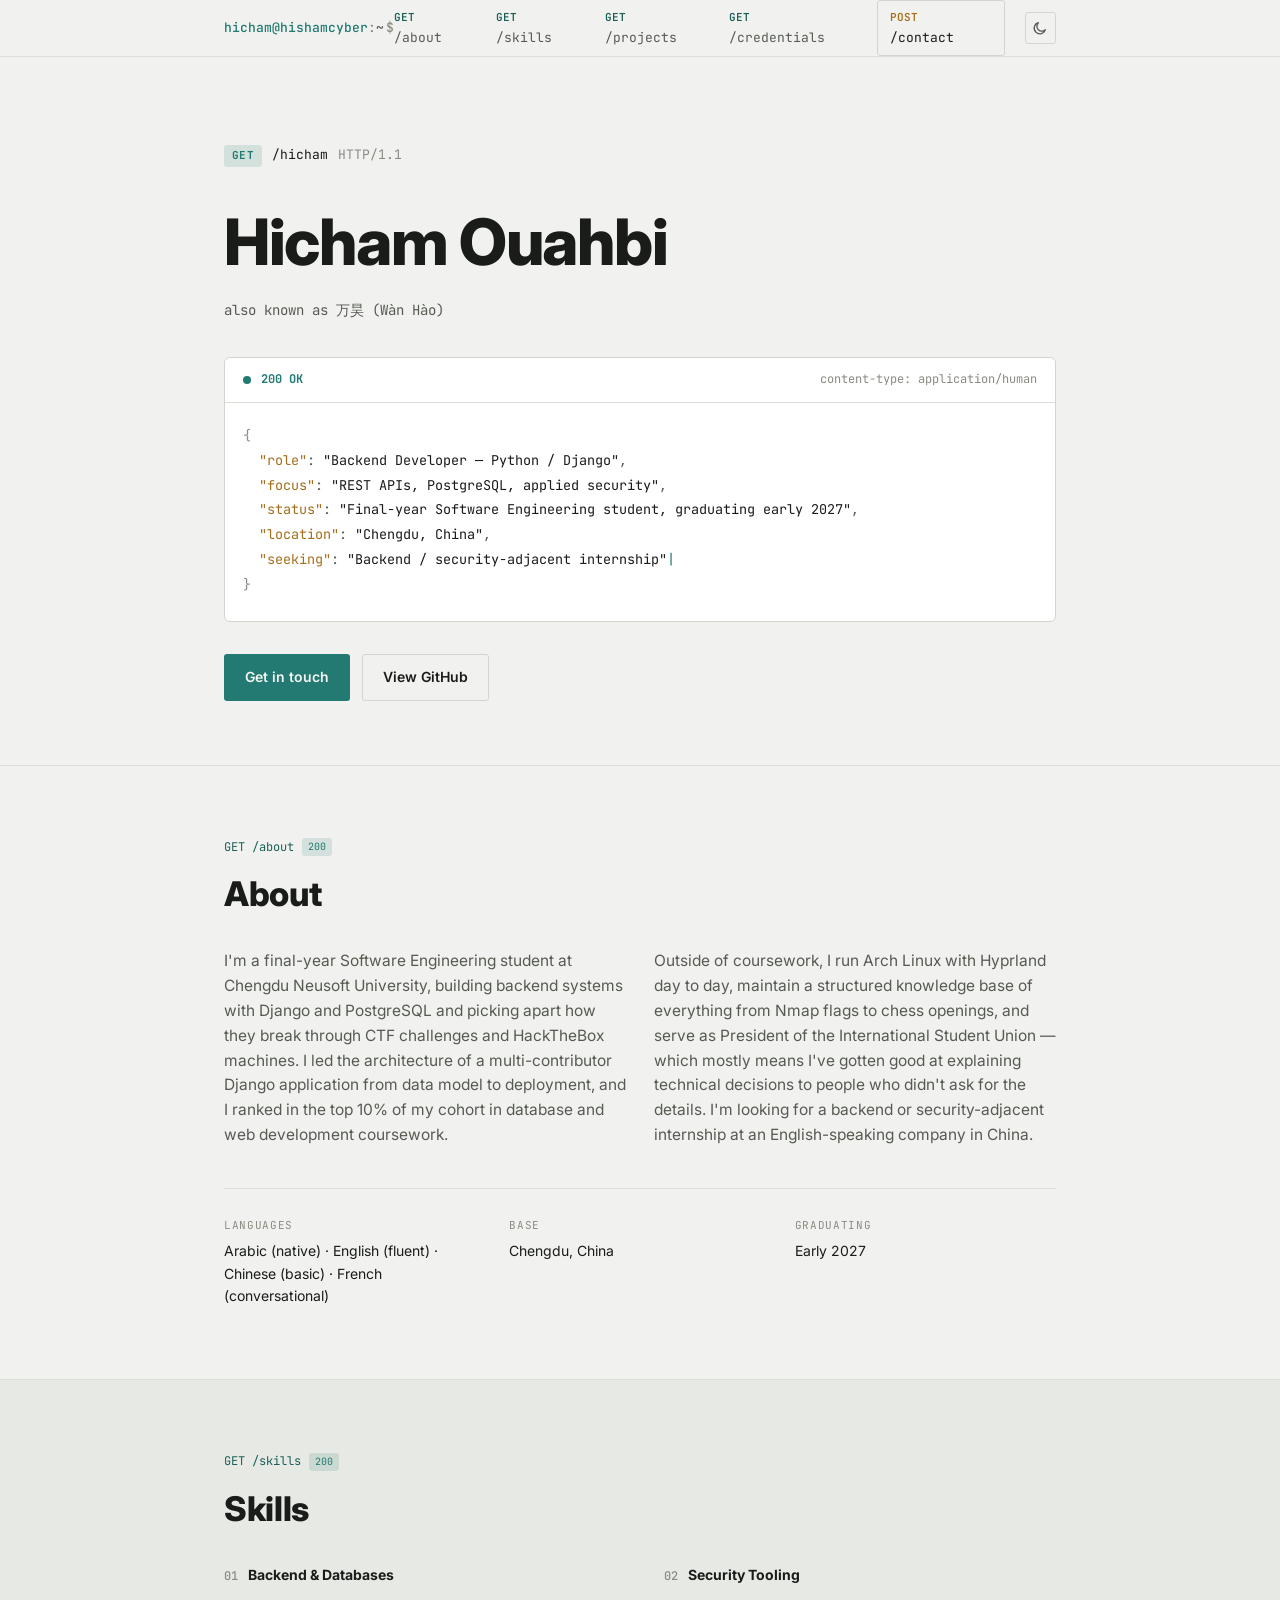
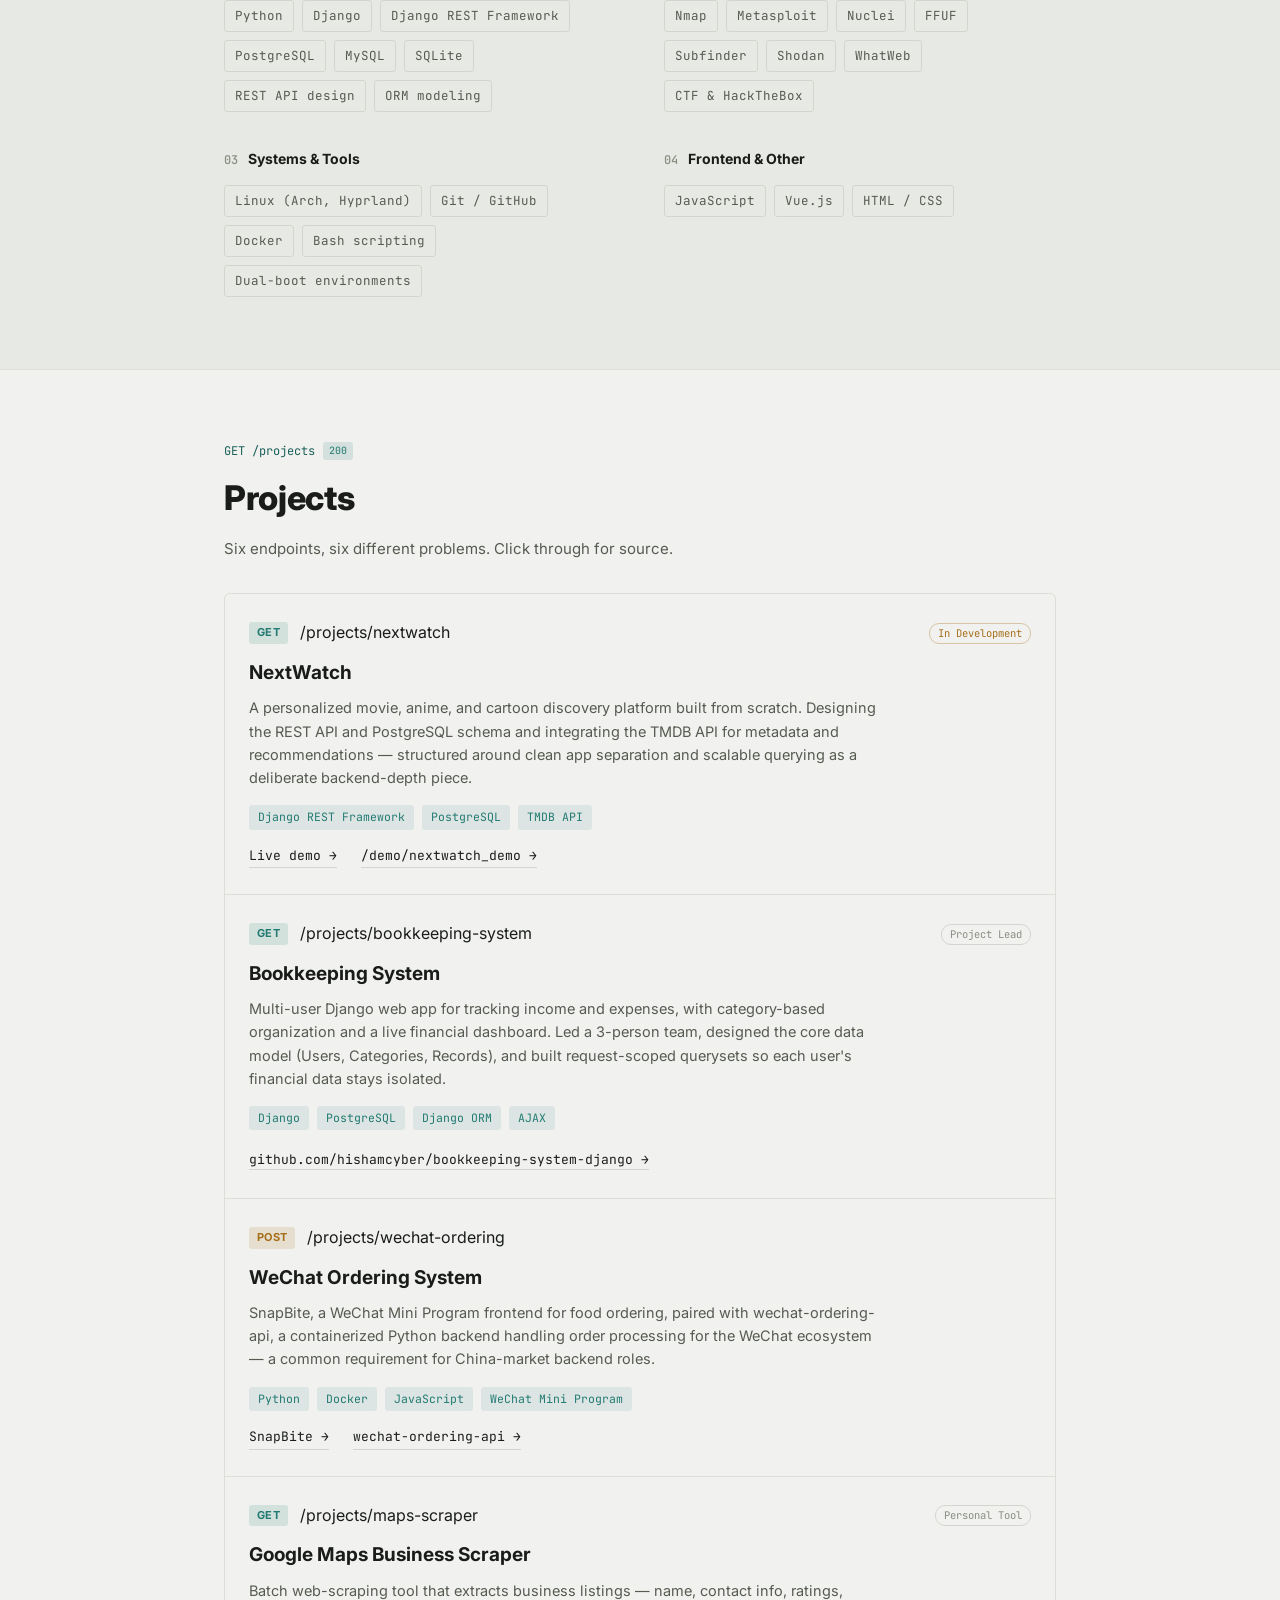
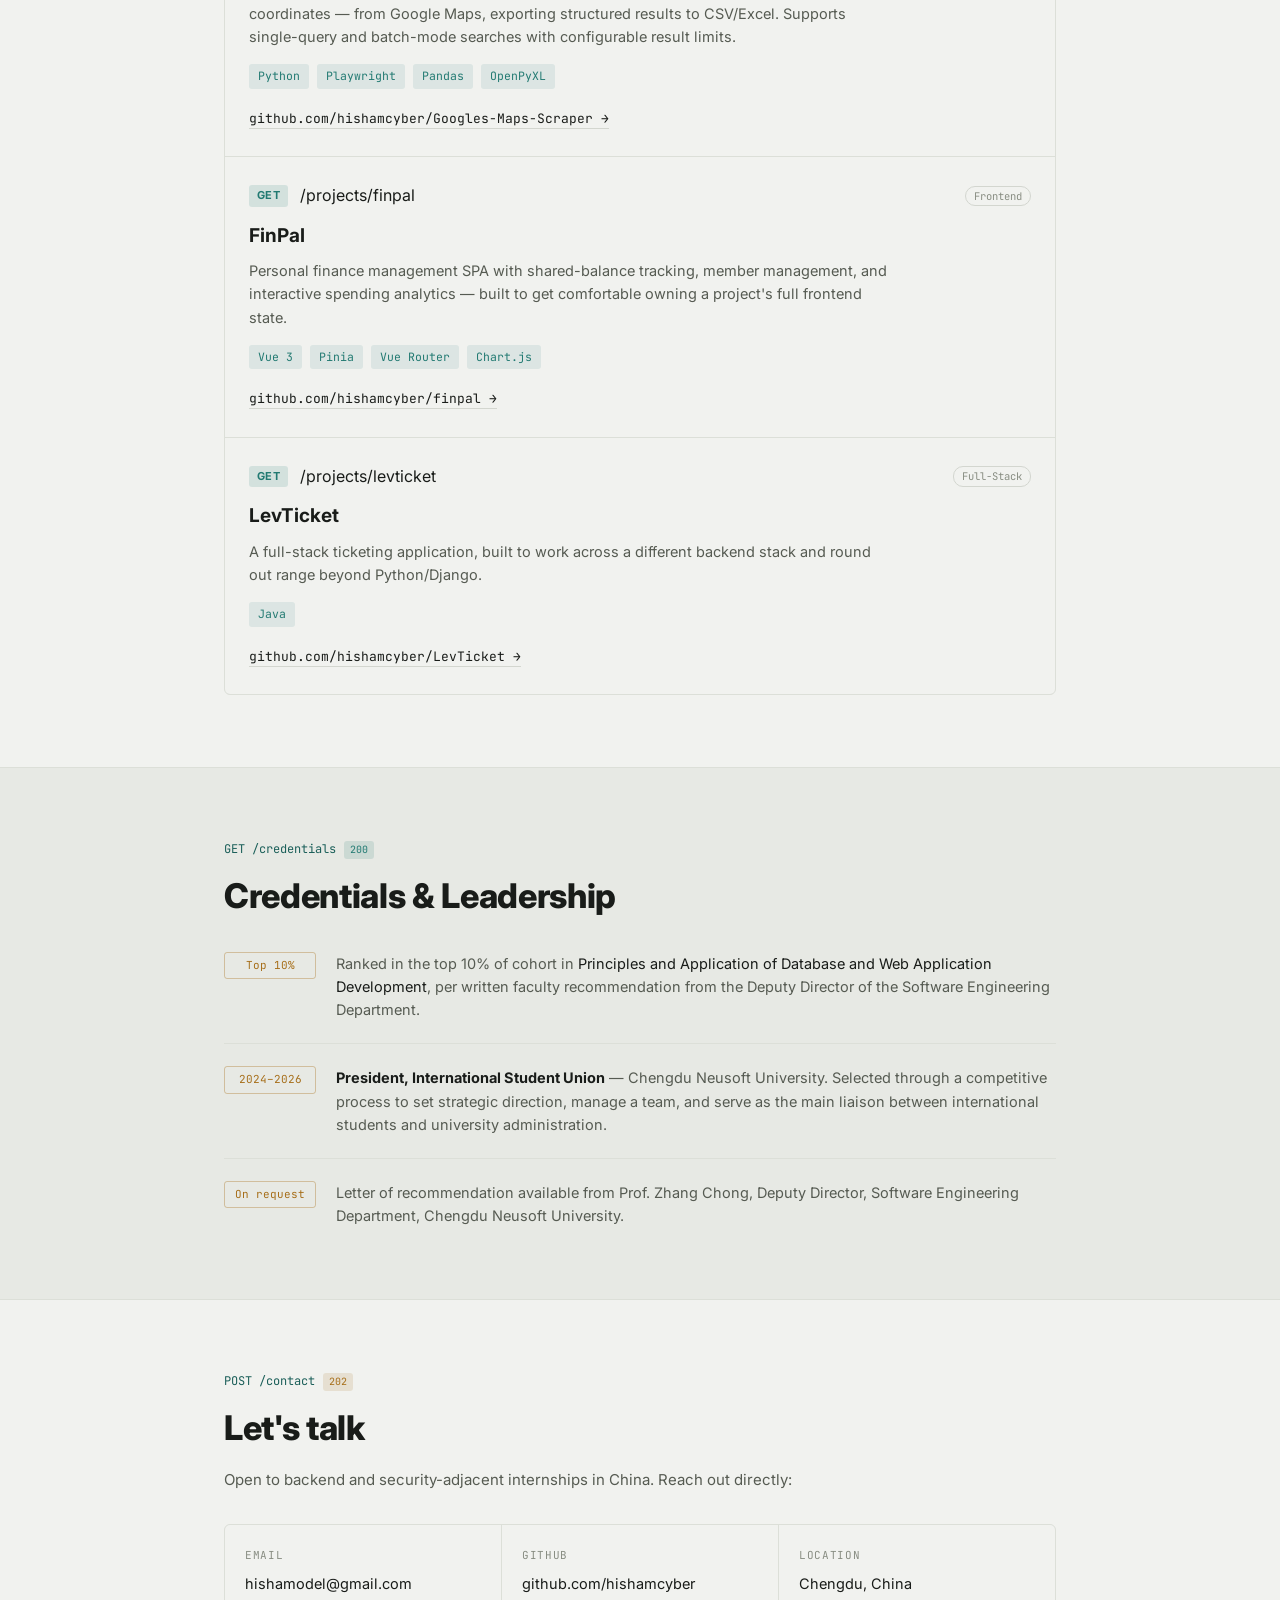
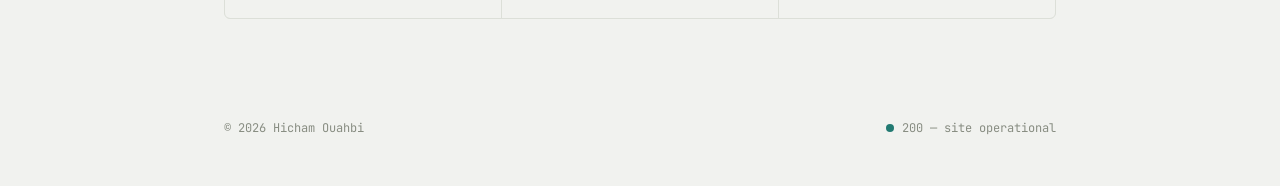
<file: index.html>
<!DOCTYPE html>
<html lang="en">
<head>
<meta charset="UTF-8">
<meta name="viewport" content="width=device-width, initial-scale=1.0">
<title>Hicham Ouahbi — Backend Developer & Security Enthusiast</title>
<meta name="description" content="Portfolio of Hicham Ouahbi, backend Python/Django developer and cybersecurity enthusiast based in Chengdu, China.">
<link rel="icon" href="data:,">
<link rel="preconnect" href="https://fonts.googleapis.com">
<link rel="preconnect" href="https://fonts.gstatic.com" crossorigin>
<link href="https://fonts.googleapis.com/css2?family=JetBrains+Mono:wght@400;500;600;700&family=Inter:wght@400;500;600;700;800&display=swap" rel="stylesheet">
<link rel="stylesheet" href="style.css">
<script>
  // Set theme before first paint to avoid a flash of the wrong mode
  (function () {
    var saved = localStorage.getItem('theme');
    var theme = saved || (window.matchMedia('(prefers-color-scheme: light)').matches ? 'light' : 'dark');
    document.documentElement.setAttribute('data-theme', theme);
  })();
</script>
</head>
<body>

<!-- ===== NAV ===== -->
<header class="topbar">
  <div class="wrap topbar__inner">
    <a href="#top" class="path">
      <span class="path__user">hicham@hishamcyber</span><span class="path__sep">:</span><span class="path__tilde">~</span><span class="path__dollar">$</span>
    </a>
    <div class="topbar__group">
      <nav class="navlinks" id="navLinks">
        <a href="#about"><span class="route-verb">GET</span> /about</a>
        <a href="#skills"><span class="route-verb">GET</span> /skills</a>
        <a href="#projects"><span class="route-verb">GET</span> /projects</a>
        <a href="#credentials"><span class="route-verb">GET</span> /credentials</a>
        <a href="#contact" class="navlinks__cta"><span class="route-verb route-verb--post">POST</span> /contact</a>
      </nav>
      <button class="theme-toggle" id="themeToggle" aria-label="Switch between dark and light mode">
        <svg class="icon icon--sun" width="16" height="16" viewBox="0 0 24 24" fill="none" stroke="currentColor" stroke-width="2" stroke-linecap="round" stroke-linejoin="round">
          <circle cx="12" cy="12" r="4"></circle>
          <line x1="12" y1="2" x2="12" y2="4.5"></line>
          <line x1="12" y1="19.5" x2="12" y2="22"></line>
          <line x1="4.22" y1="4.22" x2="5.94" y2="5.94"></line>
          <line x1="18.06" y1="18.06" x2="19.78" y2="19.78"></line>
          <line x1="2" y1="12" x2="4.5" y2="12"></line>
          <line x1="19.5" y1="12" x2="22" y2="12"></line>
          <line x1="4.22" y1="19.78" x2="5.94" y2="18.06"></line>
          <line x1="18.06" y1="5.94" x2="19.78" y2="4.22"></line>
        </svg>
        <svg class="icon icon--moon" width="16" height="16" viewBox="0 0 24 24" fill="none" stroke="currentColor" stroke-width="2" stroke-linecap="round" stroke-linejoin="round">
          <path d="M20 14.5A8.5 8.5 0 1 1 9.5 4a6.5 6.5 0 0 0 10.5 10.5Z"></path>
        </svg>
      </button>
      <button class="menu-toggle" id="menuToggle" aria-label="Toggle navigation" aria-expanded="false">
        <span></span><span></span><span></span>
      </button>
    </div>
  </div>
</header>

<main id="top">

  <!-- ===== HERO ===== -->
  <section class="hero">
    <div class="wrap">
      <div class="request-line">
        <span class="method method--get">GET</span>
        <span class="route">/hicham</span>
        <span class="proto">HTTP/1.1</span>
      </div>

      <h1 class="hero__name">Hicham Ouahbi</h1>
      <p class="hero__handle">also known as 万昊 (Wàn Hào)</p>

      <div class="response">
        <div class="response__status">
          <span class="dot dot--ok"></span>
          <span class="status-code">200 OK</span>
          <span class="response__meta">content-type: application/human</span>
        </div>
        <pre class="response__body"><span class="tok-brace">{</span>
  <span class="tok-key">"role"</span>: <span class="tok-str">"Backend Developer — Python / Django"</span>,
  <span class="tok-key">"focus"</span>: <span class="tok-str">"REST APIs, PostgreSQL, applied security"</span>,
  <span class="tok-key">"status"</span>: <span class="tok-str">"Final-year Software Engineering student, graduating early 2027"</span>,
  <span class="tok-key">"location"</span>: <span class="tok-str">"Chengdu, China"</span>,
  <span class="tok-key">"seeking"</span>: <span class="tok-str">"Backend / security-adjacent internship"</span><span class="cursor">|</span>
<span class="tok-brace">}</span></pre>
      </div>

      <div class="hero__actions">
        <a class="btn btn--primary" href="mailto:hishamodel@gmail.com">Get in touch</a>
        <a class="btn btn--ghost" href="https://github.com/hishamcyber" target="_blank" rel="noopener">View GitHub</a>
      </div>
    </div>
  </section>

  <!-- ===== ABOUT ===== -->
  <section class="section" id="about">
    <div class="wrap">
      <p class="section__route">GET /about <span class="status-chip">200</span></p>
      <h2 class="section__title">About</h2>
      <div class="about__grid">
        <p class="about__text">
          I'm a final-year Software Engineering student at Chengdu Neusoft University, building backend systems
          with Django and PostgreSQL and picking apart how they break through CTF challenges and HackTheBox machines.
          I led the architecture of a multi-contributor Django application from data model to deployment, and I ranked
          in the top 10% of my cohort in database and web development coursework.
        </p>
        <p class="about__text">
          Outside of coursework, I run Arch Linux with Hyprland day to day, maintain a structured knowledge base of
          everything from Nmap flags to chess openings, and serve as President of the International Student Union —
          which mostly means I've gotten good at explaining technical decisions to people who didn't ask for the details.
          I'm looking for a backend or security-adjacent internship at an English-speaking company in China.
        </p>
      </div>
      <dl class="factrow">
        <div><dt>Languages</dt><dd>Arabic (native) · English (fluent) · Chinese (basic) · French (conversational)</dd></div>
        <div><dt>Base</dt><dd>Chengdu, China</dd></div>
        <div><dt>Graduating</dt><dd>Early 2027</dd></div>
      </dl>
    </div>
  </section>

  <!-- ===== SKILLS ===== -->
  <section class="section section--alt" id="skills">
    <div class="wrap">
      <p class="section__route">GET /skills <span class="status-chip">200</span></p>
      <h2 class="section__title">Skills</h2>

      <div class="skillgroups">
        <div class="skillgroup">
          <h3><span class="skillgroup__index">01</span> Backend &amp; Databases</h3>
          <ul class="taglist">
            <li>Python</li><li>Django</li><li>Django REST Framework</li><li>PostgreSQL</li><li>MySQL</li><li>SQLite</li><li>REST API design</li><li>ORM modeling</li>
          </ul>
        </div>
        <div class="skillgroup">
          <h3><span class="skillgroup__index">02</span> Security Tooling</h3>
          <ul class="taglist">
            <li>Nmap</li><li>Metasploit</li><li>Nuclei</li><li>FFUF</li><li>Subfinder</li><li>Shodan</li><li>WhatWeb</li><li>CTF &amp; HackTheBox</li>
          </ul>
        </div>
        <div class="skillgroup">
          <h3><span class="skillgroup__index">03</span> Systems &amp; Tools</h3>
          <ul class="taglist">
            <li>Linux (Arch, Hyprland)</li><li>Git / GitHub</li><li>Docker</li><li>Bash scripting</li><li>Dual-boot environments</li>
          </ul>
        </div>
        <div class="skillgroup">
          <h3><span class="skillgroup__index">04</span> Frontend &amp; Other</h3>
          <ul class="taglist">
            <li>JavaScript</li><li>Vue.js</li><li>HTML / CSS</li>
          </ul>
        </div>
      </div>
    </div>
  </section>

  <!-- ===== PROJECTS ===== -->
  <section class="section" id="projects">
    <div class="wrap">
      <p class="section__route">GET /projects <span class="status-chip">200</span></p>
      <h2 class="section__title">Projects</h2>
      <p class="section__lede">Six endpoints, six different problems. Click through for source.</p>

      <div class="endpoints">

        <article class="endpoint">
          <div class="endpoint__head">
            <span class="method method--get">GET</span>
            <span class="route">/projects/nextwatch</span>
            <span class="tag-role tag-role--wip">In Development</span>
          </div>
          <h3 class="endpoint__title">NextWatch</h3>
          <p class="endpoint__desc">
            A personalized movie, anime, and cartoon discovery platform built from scratch. Designing the REST API
            and PostgreSQL schema and integrating the TMDB API for metadata and recommendations — structured around
            clean app separation and scalable querying as a deliberate backend-depth piece.
          </p>
          <ul class="stack"><li>Django REST Framework</li><li>PostgreSQL</li><li>TMDB API</li></ul>
          <div class="endpoint__linkrow">
            <a class="endpoint__link" href="https://hishamcyber.github.io/demo/nextwatch_demo/" target="_blank" rel="noopener">Live demo →</a>
            <a class="endpoint__link" href="https://hishamcyber.github.io/demo/nextwatch_demo/" target="_blank" rel="noopener">/demo/nextwatch_demo →</a>
          </div>
        </article>

        <article class="endpoint">
          <div class="endpoint__head">
            <span class="method method--get">GET</span>
            <span class="route">/projects/bookkeeping-system</span>
            <span class="tag-role">Project Lead</span>
          </div>
          <h3 class="endpoint__title">Bookkeeping System</h3>
          <p class="endpoint__desc">
            Multi-user Django web app for tracking income and expenses, with category-based organization and a live
            financial dashboard. Led a 3-person team, designed the core data model (Users, Categories, Records), and
            built request-scoped querysets so each user's financial data stays isolated.
          </p>
          <ul class="stack"><li>Django</li><li>PostgreSQL</li><li>Django ORM</li><li>AJAX</li></ul>
          <a class="endpoint__link" href="https://github.com/hishamcyber/bookkeeping-system-django" target="_blank" rel="noopener">github.com/hishamcyber/bookkeeping-system-django →</a>
        </article>

        <article class="endpoint">
          <div class="endpoint__head">
            <span class="method method--post">POST</span>
            <span class="route">/projects/wechat-ordering</span>
          </div>
          <h3 class="endpoint__title">WeChat Ordering System</h3>
          <p class="endpoint__desc">
            SnapBite, a WeChat Mini Program frontend for food ordering, paired with wechat-ordering-api, a
            containerized Python backend handling order processing for the WeChat ecosystem — a common requirement
            for China-market backend roles.
          </p>
          <ul class="stack"><li>Python</li><li>Docker</li><li>JavaScript</li><li>WeChat Mini Program</li></ul>
          <div class="endpoint__linkrow">
            <a class="endpoint__link" href="https://github.com/hishamcyber/SnapBite" target="_blank" rel="noopener">SnapBite →</a>
            <a class="endpoint__link" href="https://github.com/hishamcyber/wechat-ordering-api" target="_blank" rel="noopener">wechat-ordering-api →</a>
          </div>
        </article>

        <article class="endpoint">
          <div class="endpoint__head">
            <span class="method method--get">GET</span>
            <span class="route">/projects/maps-scraper</span>
            <span class="tag-role">Personal Tool</span>
          </div>
          <h3 class="endpoint__title">Google Maps Business Scraper</h3>
          <p class="endpoint__desc">
            Batch web-scraping tool that extracts business listings — name, contact info, ratings, coordinates —
            from Google Maps, exporting structured results to CSV/Excel. Supports single-query and batch-mode
            searches with configurable result limits.
          </p>
          <ul class="stack"><li>Python</li><li>Playwright</li><li>Pandas</li><li>OpenPyXL</li></ul>
          <a class="endpoint__link" href="https://github.com/hishamcyber/Googles-Maps-Scraper" target="_blank" rel="noopener">github.com/hishamcyber/Googles-Maps-Scraper →</a>
        </article>

        <article class="endpoint">
          <div class="endpoint__head">
            <span class="method method--get">GET</span>
            <span class="route">/projects/finpal</span>
            <span class="tag-role">Frontend</span>
          </div>
          <h3 class="endpoint__title">FinPal</h3>
          <p class="endpoint__desc">
            Personal finance management SPA with shared-balance tracking, member management, and interactive
            spending analytics — built to get comfortable owning a project's full frontend state.
          </p>
          <ul class="stack"><li>Vue 3</li><li>Pinia</li><li>Vue Router</li><li>Chart.js</li></ul>
          <a class="endpoint__link" href="https://github.com/hishamcyber/finpal" target="_blank" rel="noopener">github.com/hishamcyber/finpal →</a>
        </article>

        <article class="endpoint">
          <div class="endpoint__head">
            <span class="method method--get">GET</span>
            <span class="route">/projects/levticket</span>
            <span class="tag-role">Full-Stack</span>
          </div>
          <h3 class="endpoint__title">LevTicket</h3>
          <p class="endpoint__desc">
            A full-stack ticketing application, built to work across a different backend stack and round out
            range beyond Python/Django.
          </p>
          <ul class="stack"><li>Java</li></ul>
          <a class="endpoint__link" href="https://github.com/hishamcyber/LevTicket" target="_blank" rel="noopener">github.com/hishamcyber/LevTicket →</a>
        </article>

      </div>
    </div>
  </section>

  <!-- ===== CREDENTIALS ===== -->
  <section class="section section--alt" id="credentials">
    <div class="wrap">
      <p class="section__route">GET /credentials <span class="status-chip">200</span></p>
      <h2 class="section__title">Credentials &amp; Leadership</h2>

      <div class="credentials">
        <div class="credential">
          <span class="credential__badge">Top 10%</span>
          <p>Ranked in the top 10% of cohort in <em>Principles and Application of Database and Web Application
          Development</em>, per written faculty recommendation from the Deputy Director of the Software Engineering
          Department.</p>
        </div>
        <div class="credential">
          <span class="credential__badge">2024–2026</span>
          <p><strong>President, International Student Union</strong> — Chengdu Neusoft University. Selected through
          a competitive process to set strategic direction, manage a team, and serve as the main liaison between
          international students and university administration.</p>
        </div>
        <div class="credential">
          <span class="credential__badge">On request</span>
          <p>Letter of recommendation available from Prof. Zhang Chong, Deputy Director, Software Engineering
          Department, Chengdu Neusoft University.</p>
        </div>
      </div>
    </div>
  </section>

  <!-- ===== CONTACT ===== -->
  <section class="section contact" id="contact">
    <div class="wrap">
      <p class="section__route">POST /contact <span class="status-chip status-chip--post">202</span></p>
      <h2 class="section__title">Let's talk</h2>
      <p class="contact__lede">Open to backend and security-adjacent internships in China. Reach out directly:</p>

      <div class="contact__grid">
        <a class="contact__item" href="mailto:hishamodel@gmail.com">
          <span class="contact__label">Email</span>
          <span class="contact__value">hishamodel@gmail.com</span>
        </a>
        <a class="contact__item" href="https://github.com/hishamcyber" target="_blank" rel="noopener">
          <span class="contact__label">GitHub</span>
          <span class="contact__value">github.com/hishamcyber</span>
        </a>
        <div class="contact__item contact__item--static">
          <span class="contact__label">Location</span>
          <span class="contact__value">Chengdu, China</span>
        </div>
      </div>
    </div>
  </section>

</main>

<footer class="footer">
  <div class="wrap footer__inner">
    <span>© <span id="year"></span> Hicham Ouahbi</span>
    <span class="footer__status"><span class="dot dot--ok"></span>200 — site operational</span>
  </div>
</footer>

<script src="script.js"></script>
</body>
</html>
</file>
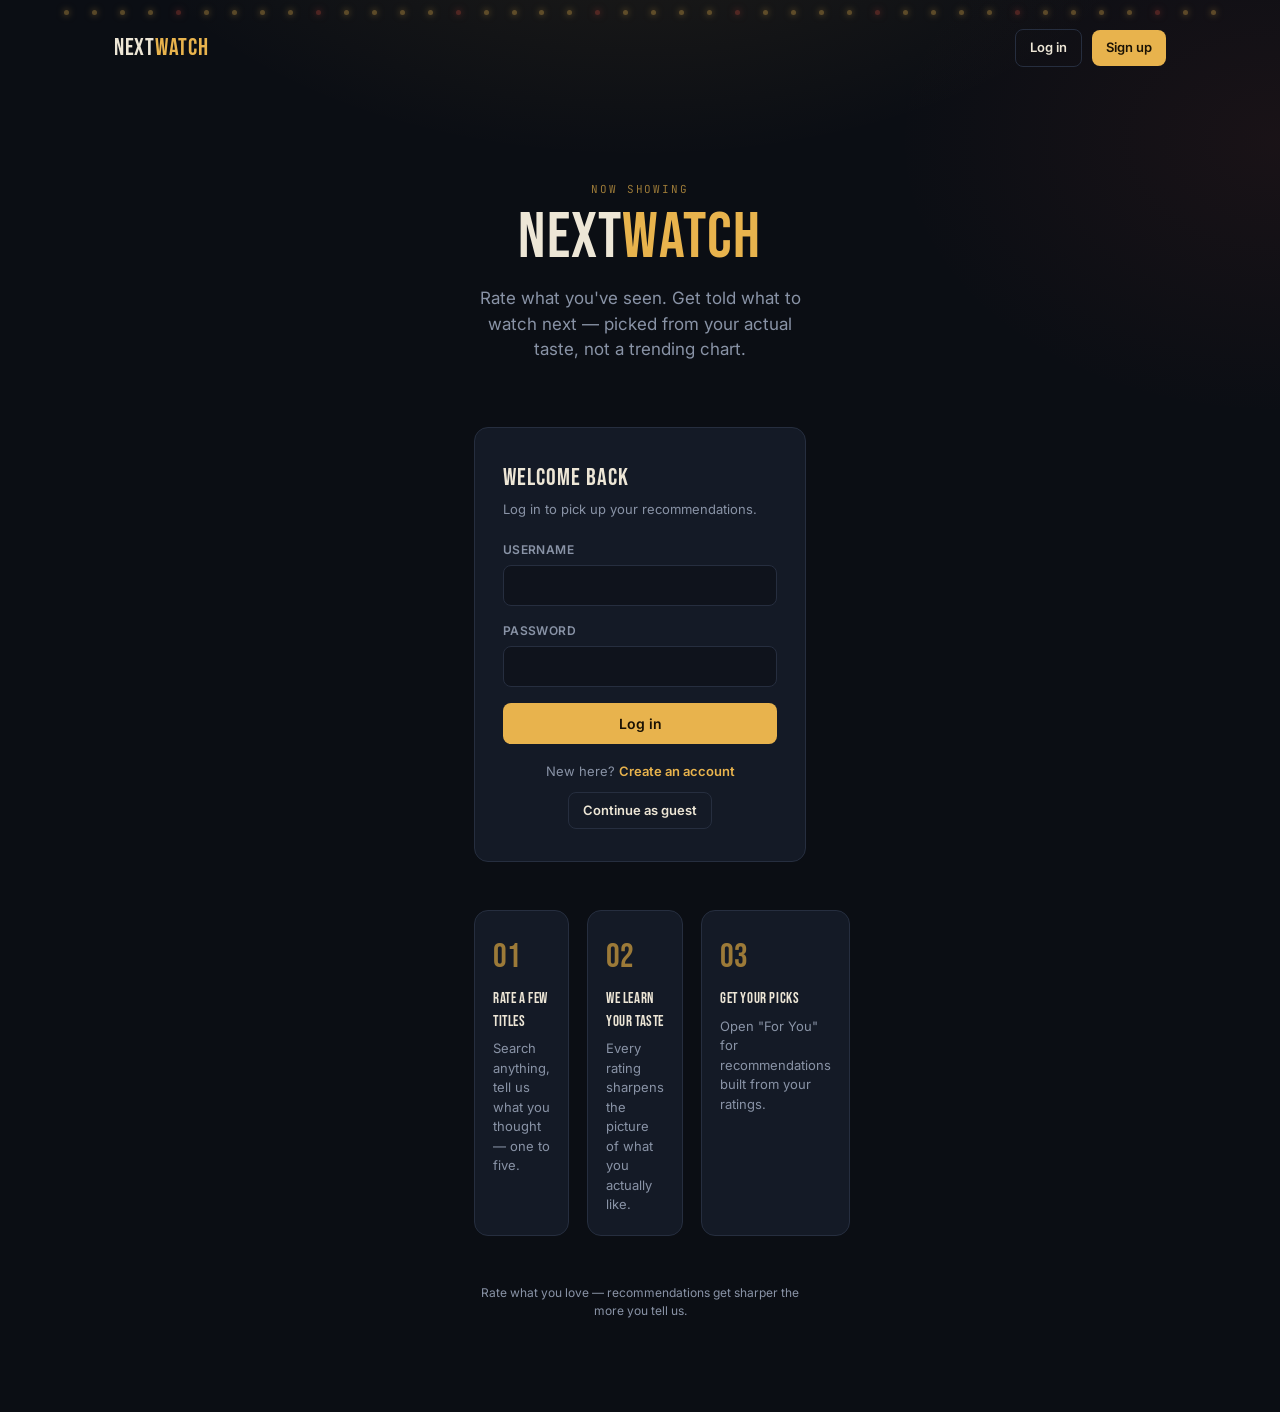
<file: demo/nextwatch_demo/index.html>
<!DOCTYPE html>
<html lang="en">
<head>
<meta charset="UTF-8">
<meta name="viewport" content="width=device-width, initial-scale=1">
<title>NextWatch — Rate what you've seen</title>
<link rel="stylesheet" href="css/style.css">
</head>
<body>

<div id="nav"></div>

<main class="page narrow">
  <section class="hero">
    <p class="eyebrow">Now showing</p>
    <h1>Next<span>Watch</span></h1>
    <p class="tagline">Rate what you've seen. Get told what to watch next — picked from your actual taste, not a trending chart.</p>
  </section>

  <div class="auth-card">
    <h2>Welcome back</h2>
    <p class="sub">Log in to pick up your recommendations.</p>
    <div class="msg" id="loginMsg"></div>
    <form id="loginForm">
      <div class="field">
        <label for="username">Username</label>
        <input type="text" id="username" autocomplete="username" required>
      </div>
      <div class="field">
        <label for="password">Password</label>
        <input type="password" id="password" autocomplete="current-password" required>
      </div>
      <button type="submit" class="btn block" id="loginBtn">Log in</button>
    </form>
    <div class="auth-switch">New here? <a href="register.html">Create an account</a></div>
    <div style="text-align:center; margin-top:10px;">
      <a class="btn ghost small" href="browse.html" id="guestBtn">Continue as guest</a>
    </div>
  </div>

  <div class="steps">
    <div class="step">
      <span class="num">01</span>
      <h3>Rate a few titles</h3>
      <p>Search anything, tell us what you thought — one to five.</p>
    </div>
    <div class="step">
      <span class="num">02</span>
      <h3>We learn your taste</h3>
      <p>Every rating sharpens the picture of what you actually like.</p>
    </div>
    <div class="step">
      <span class="num">03</span>
      <h3>Get your picks</h3>
      <p>Open "For You" for recommendations built from your ratings.</p>
    </div>
  </div>

  <p class="footer-note">Rate what you love — recommendations get sharper the more you tell us.</p>
</main>

<script src="js/api.js"></script>
<script src="js/nav.js"></script>
<script>
renderNav();
if (NW.isAuthed()) window.location.href = 'browse.html';

const prefill = new URLSearchParams(window.location.search).get('u');
if (prefill) document.getElementById('username').value = prefill;

const form = document.getElementById('loginForm');
const msg = document.getElementById('loginMsg');
const btn = document.getElementById('loginBtn');

form.addEventListener('submit', async (e) => {
  e.preventDefault();
  hideMsg(msg);
  const username = document.getElementById('username').value.trim();
  const password = document.getElementById('password').value;
  if (!username || !password) return;

  btn.disabled = true;
  btn.innerHTML = '<span class="spinner"></span> Logging in…';
  try {
    const data = await NW.login(username, password);
    if (!data || !data.access) throw new Error('Login succeeded but no token came back.');
    NW.setSession(data.access, username);
    window.location.href = 'browse.html';
  } catch (err) {
    showMsg(msg, err.message || 'Could not log in.', 'error');
    btn.disabled = false;
    btn.textContent = 'Log in';
  }
});
</script>
</body>
</html>
</file>
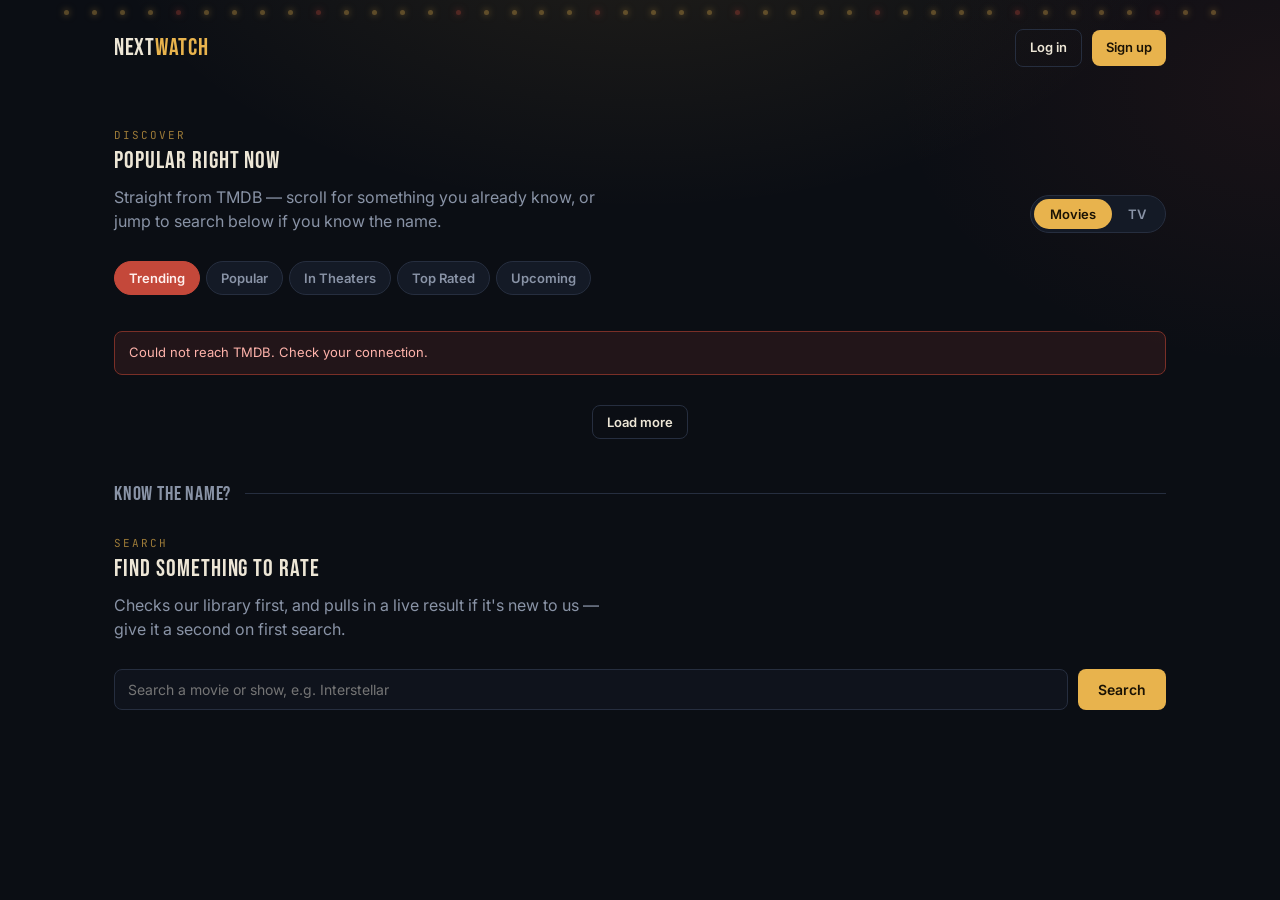
<file: demo/nextwatch_demo/browse.html>
<!DOCTYPE html>
<html lang="en">
<head>
<meta charset="UTF-8">
<meta name="viewport" content="width=device-width, initial-scale=1">
<title>Browse — NextWatch</title>
<link rel="stylesheet" href="css/style.css">
</head>
<body>

<div id="nav"></div>

<main class="page">
  <div class="page-head">
    <div>
      <p class="eyebrow">Discover</p>
      <h2>Popular right now</h2>
      <p>Straight from TMDB — scroll for something you already know, or jump to search below if you know the name.</p>
    </div>
    <div class="segmented" id="mediaToggle">
      <button data-media="movie" class="active">Movies</button>
      <button data-media="tv">TV</button>
    </div>
  </div>

  <div class="tabbar" id="tabBar"></div>
  <div class="chip-row" id="genreChips"></div>
  <div class="msg" id="discoverMsg"></div>
  <div class="discover-grid" id="discoverGrid"></div>
  <div style="text-align:center; margin-bottom:10px;">
    <button class="btn ghost small" id="loadMoreBtn">Load more</button>
  </div>

  <div class="section-divider"><span>Know the name?</span><div class="line"></div></div>

  <div class="page-head">
    <div>
      <p class="eyebrow">Search</p>
      <h2>Find something to rate</h2>
      <p>Checks our library first, and pulls in a live result if it's new to us — give it a second on first search.</p>
    </div>
  </div>

  <div class="search-bar">
    <div class="field">
      <input type="text" id="searchInput" placeholder="Search a movie or show, e.g. Interstellar">
    </div>
    <button class="btn" id="searchBtn">Search</button>
  </div>
  <div class="msg" id="searchMsg"></div>

  <div id="results" style="margin-top:20px;"></div>
</main>

<script src="js/api.js"></script>
<script src="js/tmdb.js"></script>
<script src="js/nav.js"></script>
<script>
renderNav('browse');

/* ---------------- Discover (direct TMDB) ---------------- */
const PAGE_SIZE = 24;
const discoverGrid = document.getElementById('discoverGrid');
const discoverMsg = document.getElementById('discoverMsg');
const tabBar = document.getElementById('tabBar');
const genreChips = document.getElementById('genreChips');
const loadMoreBtn = document.getElementById('loadMoreBtn');
const mediaToggle = document.getElementById('mediaToggle');

let discoverMedia = 'movie';
let discoverCategory = 'trending';
let discoverGenre = null;
let discoverTmdbPage = 1;
let discoverTotalPages = Infinity;
let discoverQueue = [];
let discoverShown = 0;

function renderTabs() {
  tabBar.innerHTML = TMDB.categoriesFor(discoverMedia).map(c =>
    `<button class="tab-btn ${discoverCategory === c.key && !discoverGenre ? 'active' : ''}" data-cat="${c.key}">${c.label}</button>`
  ).join('');
  tabBar.querySelectorAll('.tab-btn').forEach(btn => {
    btn.addEventListener('click', () => {
      discoverCategory = btn.dataset.cat;
      discoverGenre = null;
      resetAndLoad();
    });
  });
}

async function renderGenreChips() {
  genreChips.innerHTML = '';
  try {
    const genres = await TMDB.getGenres(discoverMedia);
    genreChips.innerHTML = genres.slice(0, 12).map(g =>
      `<button class="chip ${discoverGenre === g.id ? 'active' : ''}" data-genre="${g.id}">${escapeHtml(g.name)}</button>`
    ).join('');
    genreChips.querySelectorAll('.chip').forEach(chip => {
      chip.addEventListener('click', () => {
        const id = Number(chip.dataset.genre);
        discoverGenre = discoverGenre === id ? null : id;
        resetAndLoad();
      });
    });
  } catch (e) {
    // Genre chips are a nice-to-have; a failed key/network shows on the main grid message instead.
  }
}

function discoverCardHtml(item) {
  const n = TMDB.normalize(item, discoverMedia);
  const poster = TMDB.posterUrl(n.poster_path);
  const year = n.release_date ? String(n.release_date).slice(0, 4) : '';
  const rating = (n.vote_average != null) ? n.vote_average.toFixed(1) : null;
  const href = `title.html?tmdb=${n.tmdb_id}&media=${n.media_type}`;
  return `
    <a class="discover-card" href="${href}">
      ${poster
        ? `<img src="${poster}" alt="${escapeHtml(n.title)} poster" class="discover-poster" loading="lazy"
             onerror="this.replaceWith(Object.assign(document.createElement('div'),{className:'discover-poster poster-ph', innerHTML:'&#127909;'}))">`
        : `<div class="discover-poster poster-ph">&#127909;</div>`
      }
      <div class="discover-cap">
        <div class="t">${escapeHtml(n.title)}</div>
        <div class="m"><span>${year || '—'}</span>${rating ? `<span class="rate">&#9733; ${rating}</span>` : ''}</div>
      </div>
    </a>`;
}

// Keeps the queue stocked with at least `min` unshown items, pulling extra
// TMDB pages as needed so a 24-item chunk never falls short of a full row.
async function fillQueue(min) {
  while (discoverQueue.length < min && discoverTmdbPage <= discoverTotalPages) {
    const data = discoverGenre
      ? await TMDB.discoverByGenrePage(discoverMedia, discoverGenre, discoverTmdbPage)
      : await TMDB.getCategoryPage(discoverMedia, discoverCategory, discoverTmdbPage);
    discoverTotalPages = data.total_pages || 1;
    discoverQueue = discoverQueue.concat(data.results || []);
    discoverTmdbPage += 1;
  }
}

async function loadDiscoverChunk() {
  hideMsg(discoverMsg);
  loadMoreBtn.disabled = true;
  loadMoreBtn.innerHTML = '<span class="spinner"></span>';
  try {
    await fillQueue(PAGE_SIZE);
    const chunk = discoverQueue.splice(0, PAGE_SIZE);
    discoverShown += chunk.length;
    chunk.forEach(it => sessionStorage.setItem('nw_tmdb_' + (it.media_type || discoverMedia) + '_' + it.id, JSON.stringify(TMDB.normalize(it, discoverMedia))));
    discoverGrid.insertAdjacentHTML('beforeend', chunk.map(discoverCardHtml).join(''));
    if (!discoverShown) {
      discoverGrid.innerHTML = `<div class="empty" style="grid-column:1/-1;"><h3>Nothing here</h3><p>TMDB didn't return anything for this category.</p></div>`;
    }
    loadMoreBtn.style.display = (discoverQueue.length > 0 || discoverTmdbPage <= discoverTotalPages) ? 'inline-flex' : 'none';
  } catch (err) {
    if (err.noKey) {
      discoverGrid.innerHTML = '';
      showMsg(discoverMsg, "TMDB isn't configured yet — add an API key in js/tmdb.js.", 'error');
      loadMoreBtn.style.display = 'none';
    } else {
      showMsg(discoverMsg, err.message || 'Could not load titles from TMDB.', 'error');
    }
  } finally {
    loadMoreBtn.disabled = false;
    loadMoreBtn.textContent = 'Load more';
  }
}

function resetAndLoad() {
  discoverTmdbPage = 1;
  discoverTotalPages = Infinity;
  discoverQueue = [];
  discoverShown = 0;
  discoverGrid.innerHTML = '';
  renderTabs();
  loadDiscoverChunk();
}

mediaToggle.querySelectorAll('button').forEach(btn => {
  btn.addEventListener('click', () => {
    if (btn.dataset.media === discoverMedia) return;
    mediaToggle.querySelectorAll('button').forEach(b => b.classList.remove('active'));
    btn.classList.add('active');
    discoverMedia = btn.dataset.media;
    discoverCategory = 'trending';
    discoverGenre = null;
    renderGenreChips();
    resetAndLoad();
  });
});

loadMoreBtn.addEventListener('click', loadDiscoverChunk);

renderTabs();
renderGenreChips();
loadDiscoverChunk();

/* ---------------- Search (local backend) ---------------- */
const input = document.getElementById('searchInput');
const searchBtn = document.getElementById('searchBtn');
const resultsEl = document.getElementById('results');
const msg = document.getElementById('searchMsg');
let openPanelId = null;

function ratingPickerHtml(id) {
  const labels = ['Bad', 'Not for me', "It's okay", 'Liked it', 'Loved it'];
  return `<div class="rating-picker" data-for="${id}">
    ${labels.map((l, i) => `<div class="rating-pill" data-val="${i + 1}" onclick="pickRating(${id}, ${i + 1})">
        <span class="num">${i + 1}</span>${l}
      </div>`).join('')}
  </div>`;
}

function renderResults(items) {
  if (!items.length) {
    resultsEl.innerHTML = `<div class="empty"><h3>Nothing found</h3><p>Try a different spelling, or the show's full name.</p></div>`;
    return;
  }
  items.forEach(cacheTitle);
  resultsEl.innerHTML = items.map(item => {
    const title = extractTitleName(item) || item.title || item.name || 'Untitled';
    const badge = mediaBadge(item.media_type);
    const year = extractYear(item);
    return `
    <div class="ticket">
      ${posterHtml(item, 'ticket-poster')}
      <div class="ticket-body">
        <div class="ticket-top">
          <a class="ticket-title" href="title.html?id=${item.id}">${escapeHtml(title)}</a>
          ${badge ? `<span class="badge">${badge}</span>` : ''}
        </div>
        <div class="ticket-meta">${year ? 'Released ' + escapeHtml(year) : 'Release date unknown'}</div>
        <div class="ticket-actions">
          <a class="btn small ghost" href="title.html?id=${item.id}">Details</a>
          <button class="btn small" onclick="togglePanel(${item.id})">Rate this</button>
        </div>
        <div class="inline-panel" id="panel-${item.id}">
          ${ratingPickerHtml(item.id)}
          <div class="field" style="margin-top:8px;">
            <label>Review (optional)</label>
            <textarea id="review-${item.id}" placeholder="What stood out?"></textarea>
          </div>
          <button class="btn" onclick="submitReview(${item.id})">Save rating</button>
          <div class="msg" id="panelMsg-${item.id}"></div>
        </div>
      </div>
    </div>`;
  }).join('');
}

function togglePanel(id) {
  if (openPanelId && openPanelId !== id) {
    const prev = document.getElementById('panel-' + openPanelId);
    if (prev) prev.classList.remove('open');
  }
  const panel = document.getElementById('panel-' + id);
  panel.classList.toggle('open');
  openPanelId = panel.classList.contains('open') ? id : null;
}

const selectedRatings = {};
function pickRating(id, val) {
  selectedRatings[id] = val;
  document.querySelectorAll(`.rating-picker[data-for="${id}"] .rating-pill`).forEach(pill => {
    pill.classList.toggle('selected', Number(pill.dataset.val) === val);
  });
}

async function submitReview(id) {
  const panelMsg = document.getElementById('panelMsg-' + id);
  hideMsg(panelMsg);
  if (!NW.isAuthed()) {
    showMsg(panelMsg, 'Log in to save a rating.', 'error');
    return;
  }
  const rating = selectedRatings[id];
  if (!rating) {
    showMsg(panelMsg, 'Pick a rating from 1–5 first.', 'error');
    return;
  }
  const text = document.getElementById('review-' + id).value;
  try {
    await NW.createReview(id, rating, text);
    showMsg(panelMsg, 'Saved — find it anytime in My Ratings.', 'success');
  } catch (err) {
    showMsg(panelMsg, err.message || 'Could not save rating.', 'error');
  }
}

async function runSearch() {
  const q = input.value.trim();
  hideMsg(msg);
  if (!q) return;
  searchBtn.disabled = true;
  searchBtn.innerHTML = '<span class="spinner"></span>';
  resultsEl.innerHTML = '';
  try {
    const data = await NW.searchTitles(q);
    const items = Array.isArray(data) ? data : (data && data.results) || [];
    renderResults(items);
  } catch (err) {
    showMsg(msg, err.message || 'Search failed.', 'error');
  } finally {
    searchBtn.disabled = false;
    searchBtn.textContent = 'Search';
  }
}

searchBtn.addEventListener('click', runSearch);
input.addEventListener('keydown', (e) => { if (e.key === 'Enter') runSearch(); });
</script>
</body>
</html>
</file>
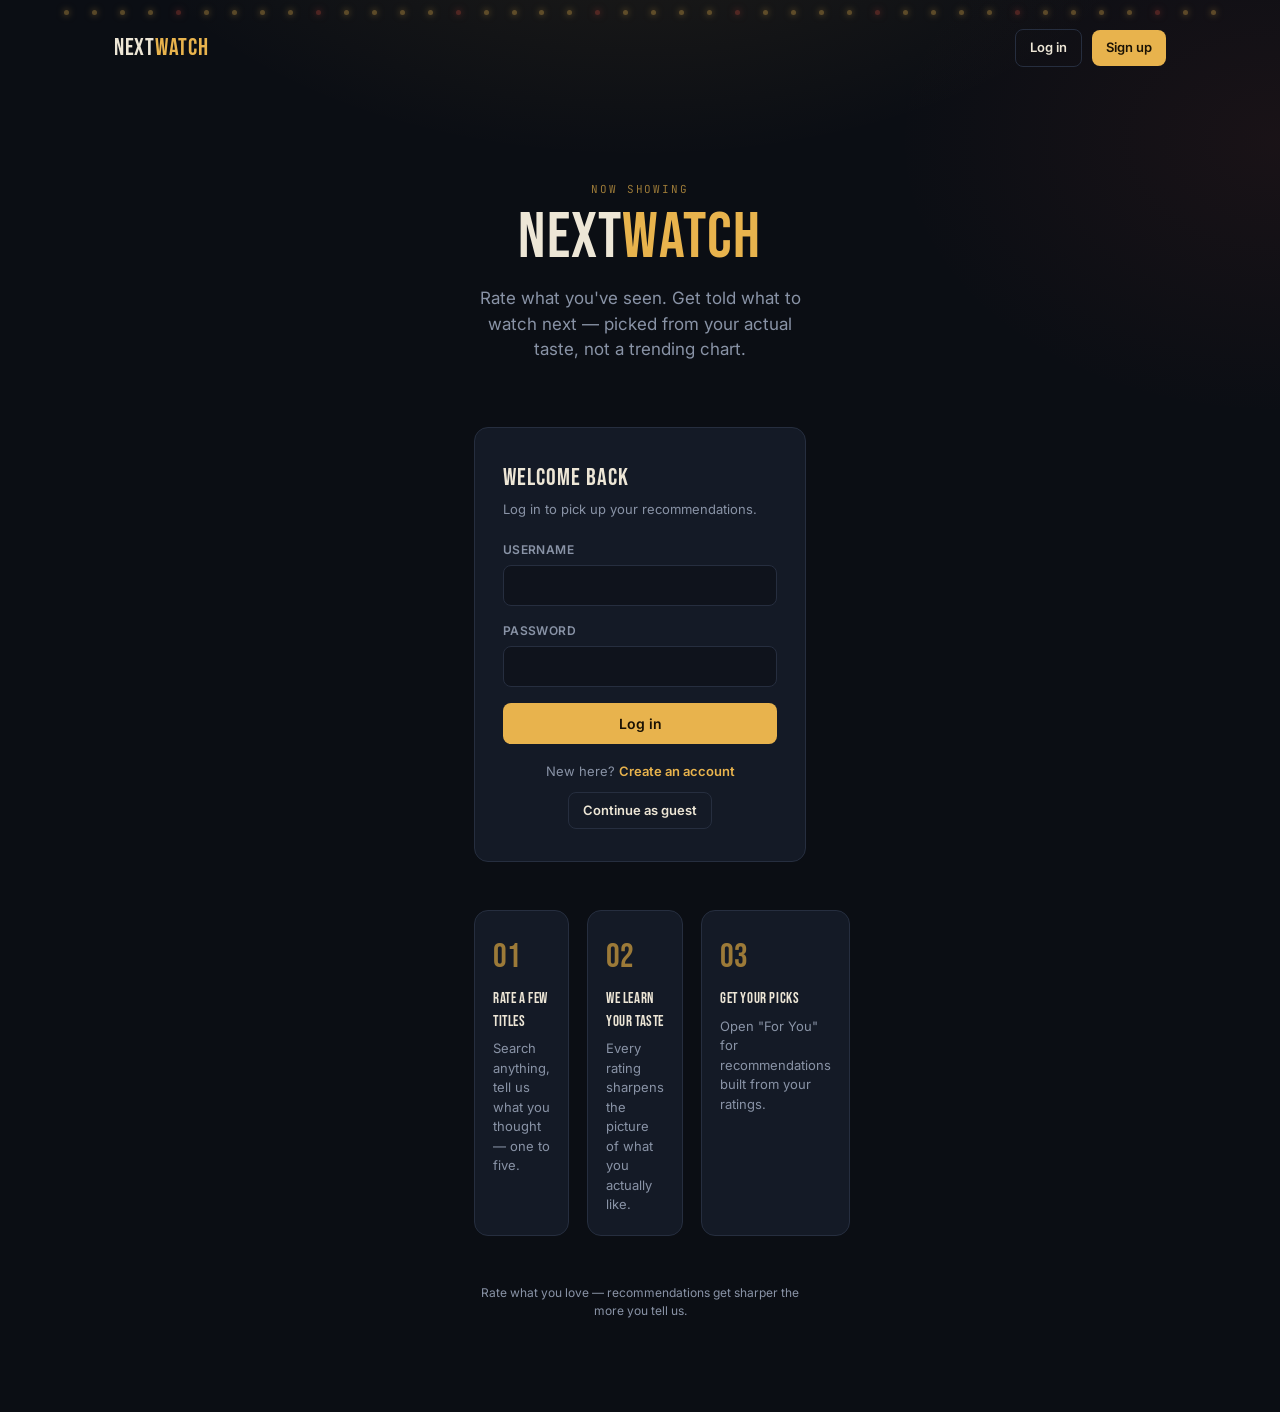
<file: demo/nextwatch_demo/my-reviews.html>
<!DOCTYPE html>
<html lang="en">
<head>
<meta charset="UTF-8">
<meta name="viewport" content="width=device-width, initial-scale=1">
<title>My Ratings — NextWatch</title>
<link rel="stylesheet" href="css/style.css">
</head>
<body>

<div id="nav"></div>

<main class="page">
  <div class="page-head">
    <div>
      <p class="eyebrow">Your record</p>
      <h2>My ratings</h2>
      <p>Everything you've rated. Change your mind or clear one out any time.</p>
    </div>
    <button class="btn ghost small" id="refreshBtn">Refresh</button>
  </div>

  <div class="msg" id="listMsg"></div>
  <div id="reviewResults"></div>
</main>

<script src="js/api.js"></script>
<script src="js/nav.js"></script>
<script>
requireAuth();
renderNav('my-reviews');

const resultsEl = document.getElementById('reviewResults');
const msg = document.getElementById('listMsg');
const refreshBtn = document.getElementById('refreshBtn');
const labels = ['', 'Bad', 'Not for me', "It's okay", 'Liked it', 'Loved it'];

function ratingPickerHtml(id, current) {
  return `<div class="rating-picker" data-for="${id}">
    ${labels.slice(1).map((l, i) => {
      const val = i + 1;
      return `<div class="rating-pill ${val === current ? 'selected' : ''}" data-val="${val}" onclick="pickRating(${id}, ${val})">
        <span class="num">${val}</span>${l}
      </div>`;
    }).join('')}
  </div>`;
}

function renderReviews(items) {
  if (!items.length) {
    resultsEl.innerHTML = `<div class="empty"><h3>No ratings yet</h3><p>Head to <a href="browse.html" style="color:var(--gold);">Browse</a> and rate something.</p></div>`;
    return;
  }
  resultsEl.innerHTML = items.map(item => {
    const id = item.id;
    const title = extractTitleName(item) || (item.title && !isNaN(item.title) ? 'Title #' + item.title : 'Untitled');
    const mt = extractMediaType(item);
    const badge = mediaBadge(mt);
    const rating = item.rating;
    const titleId = (typeof item.title === 'number') ? item.title : (item.title && item.title.id);
    return `
    <div class="ticket">
      ${posterHtml(item, 'ticket-poster')}
      <div class="ticket-body">
        <div class="ticket-top">
          ${titleId != null
            ? `<a class="ticket-title" href="title.html?id=${titleId}">${escapeHtml(title)}</a>`
            : `<span class="ticket-title">${escapeHtml(title)}</span>`}
          ${badge ? `<span class="badge">${badge}</span>` : ''}
        </div>
        <div class="ticket-meta">Your rating: <strong style="color:var(--gold);">${rating}/5 — ${labels[rating] || ''}</strong></div>
        ${item.review_text ? `<div class="ticket-meta" style="color:var(--cream);">"${escapeHtml(item.review_text)}"</div>` : ''}
        <div class="ticket-actions">
          <button class="btn small ghost" onclick="toggleEdit(${id})">Edit rating</button>
          <button class="btn small danger" onclick="removeReview(${id})">Delete</button>
        </div>
        <div class="inline-panel" id="panel-${id}">
          ${ratingPickerHtml(id, rating)}
          <button class="btn small" onclick="saveEdit(${id})">Save</button>
          <div class="msg" id="panelMsg-${id}"></div>
        </div>
      </div>
    </div>`;
  }).join('');
}

let openPanelId = null;
function toggleEdit(id) {
  if (openPanelId && openPanelId !== id) {
    const prev = document.getElementById('panel-' + openPanelId);
    if (prev) prev.classList.remove('open');
  }
  const panel = document.getElementById('panel-' + id);
  panel.classList.toggle('open');
  openPanelId = panel.classList.contains('open') ? id : null;
}

const editRatings = {};
function pickRating(id, val) {
  editRatings[id] = val;
  document.querySelectorAll(`.rating-picker[data-for="${id}"] .rating-pill`).forEach(pill => {
    pill.classList.toggle('selected', Number(pill.dataset.val) === val);
  });
}

async function saveEdit(id) {
  const panelMsg = document.getElementById('panelMsg-' + id);
  hideMsg(panelMsg);
  const rating = editRatings[id];
  if (!rating) {
    showMsg(panelMsg, 'Pick a new rating first.', 'error');
    return;
  }
  try {
    await NW.patchReview(id, rating);
    showMsg(panelMsg, 'Updated.', 'success');
    setTimeout(loadReviews, 500);
  } catch (err) {
    showMsg(panelMsg, err.message || 'Could not update.', 'error');
  }
}

async function removeReview(id) {
  if (!confirm('Delete this rating? This can\'t be undone.')) return;
  hideMsg(msg);
  try {
    await NW.deleteReview(id);
    loadReviews();
  } catch (err) {
    showMsg(msg, err.message || 'Could not delete.', 'error');
  }
}

async function loadReviews() {
  hideMsg(msg);
  resultsEl.innerHTML = '';
  refreshBtn.disabled = true;
  try {
    const data = await NW.listReviews();
    const items = Array.isArray(data) ? data : (data && data.results) || [];
    renderReviews(items);
  } catch (err) {
    showMsg(msg, err.message || 'Could not load your ratings.', 'error');
  } finally {
    refreshBtn.disabled = false;
  }
}

refreshBtn.addEventListener('click', loadReviews);
loadReviews();
</script>
</body>
</html>
</file>
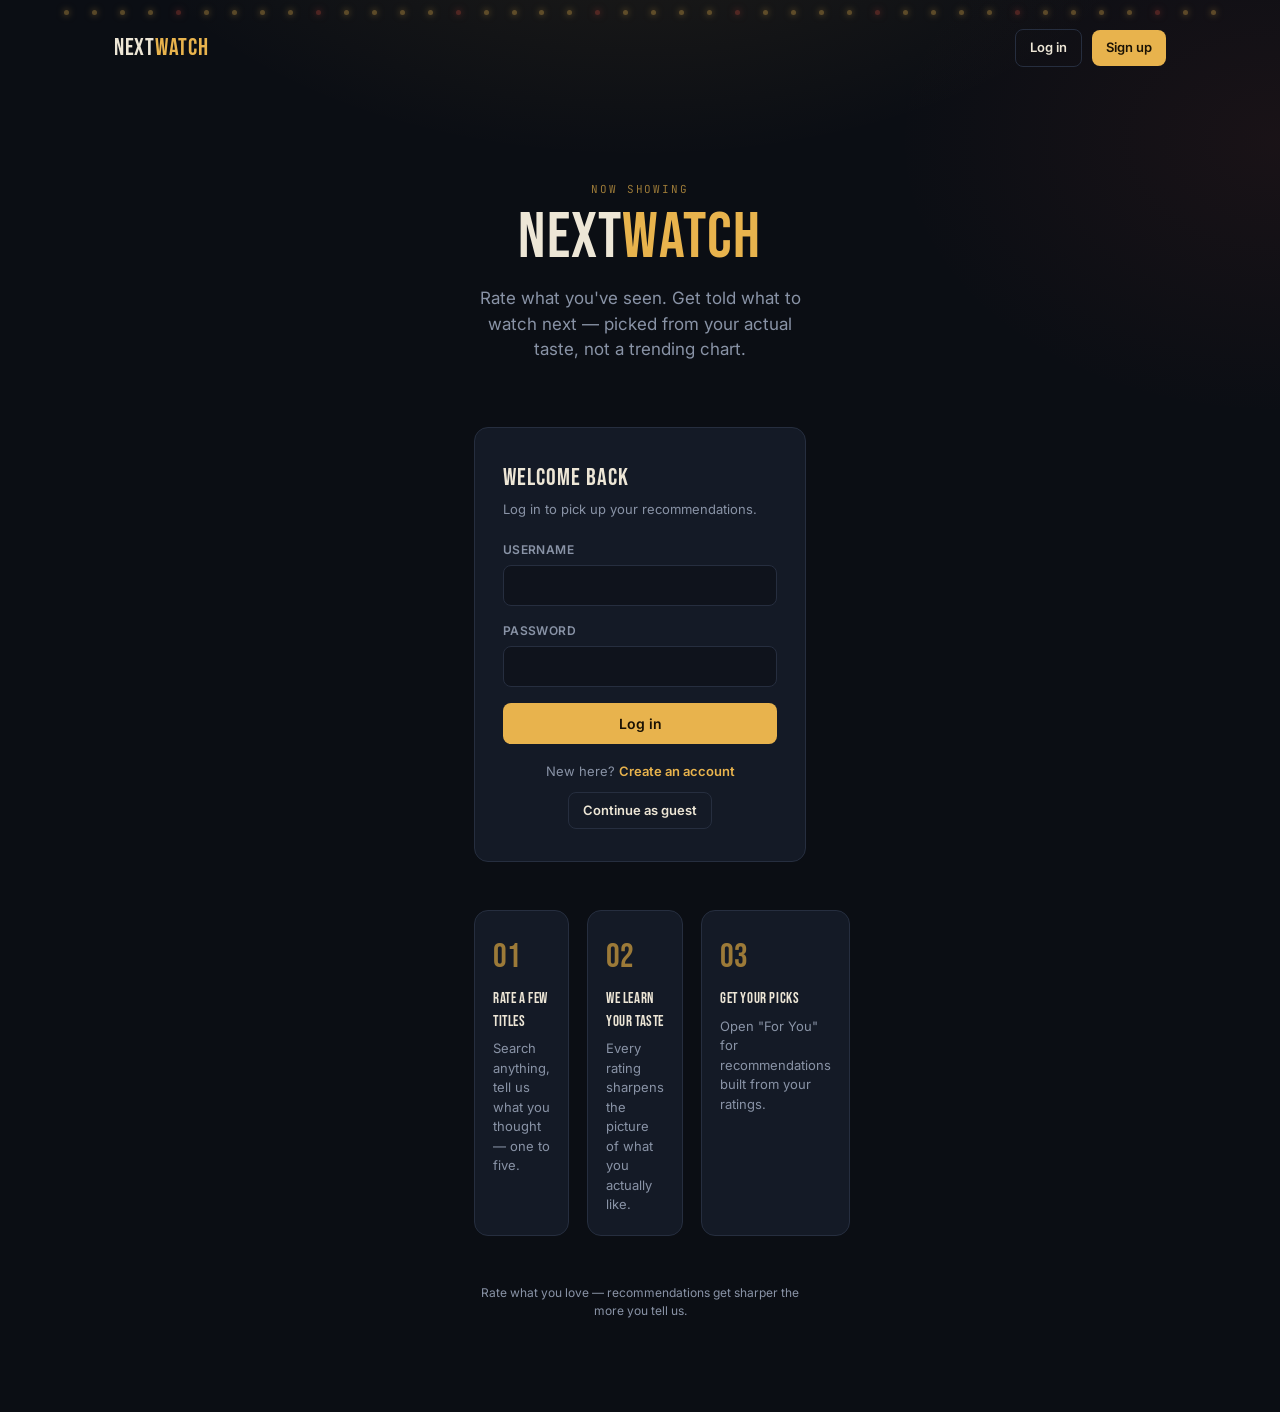
<file: demo/nextwatch_demo/recommendations.html>
<!DOCTYPE html>
<html lang="en">
<head>
<meta charset="UTF-8">
<meta name="viewport" content="width=device-width, initial-scale=1">
<title>For You — NextWatch</title>
<link rel="stylesheet" href="css/style.css">
</head>
<body>

<div id="nav"></div>

<main class="page">
  <div class="page-head">
    <div>
      <p class="eyebrow">Built from your ratings</p>
      <h2>For you</h2>
      <p>Pulled from what you've rated so far. Rate more in <a href="browse.html" style="color:var(--gold);">Browse</a> to sharpen these.</p>
    </div>
    <div style="display:flex; gap:8px; align-items:flex-end;">
      <div class="field" style="margin:0;">
        <label for="limitInput">How many</label>
        <input type="text" id="limitInput" placeholder="10" style="width:90px;">
      </div>
      <button class="btn" id="refreshBtn">Refresh</button>
    </div>
  </div>

  <div class="msg" id="recMsg"></div>
  <div id="recResults"></div>
</main>

<script src="js/api.js"></script>
<script src="js/nav.js"></script>
<script>
requireAuth();
renderNav('recommendations');

const resultsEl = document.getElementById('recResults');
const msg = document.getElementById('recMsg');
const refreshBtn = document.getElementById('refreshBtn');
const limitInput = document.getElementById('limitInput');

function renderRecs(items) {
  if (!items.length) {
    resultsEl.innerHTML = `<div class="empty"><h3>Nothing to recommend yet</h3><p>Rate a handful of titles you already know and check back here.</p></div>`;
    return;
  }
  items.forEach(item => { if (item && item.id != null) cacheTitle(item); });
  resultsEl.innerHTML = items.map((item, i) => {
    const title = extractTitleName(item) || item.title || item.name || 'Untitled';
    const mt = extractMediaType(item) || item.media_type;
    const badge = mediaBadge(mt);
    const reason = item.reason || item.why || '';
    const score = (item.score != null) ? item.score : (item.match != null ? item.match : null);
    const hasId = item.id != null;
    const titleMarkup = hasId
      ? `<a class="ticket-title" href="title.html?id=${item.id}">${escapeHtml(title)}</a>`
      : `<span class="ticket-title">${escapeHtml(title)}</span>`;
    return `
    <div class="ticket">
      ${posterHtml(item, 'ticket-poster')}
      <div class="ticket-body">
        <div class="ticket-top">
          ${titleMarkup}
          ${badge ? `<span class="badge">${badge}</span>` : ''}
        </div>
        <div class="ticket-meta">Pick #${i + 1}${reason ? ' — ' + escapeHtml(reason) : ''}</div>
        ${score != null ? `<div class="ticket-meta">Match score: ${escapeHtml(String(score))}</div>` : ''}
        ${hasId ? `<div class="ticket-actions"><a class="btn small ghost" href="title.html?id=${item.id}">Details &amp; rate</a></div>` : ''}
      </div>
    </div>`;
  }).join('');
}

async function loadRecs() {
  hideMsg(msg);
  const raw = limitInput.value.trim();
  const limit = raw ? Number(raw) : 10;
  if (!Number.isInteger(limit) || limit < 1) {
    showMsg(msg, 'Use a whole number, or leave it blank.', 'error');
    return;
  }
  refreshBtn.disabled = true;
  refreshBtn.innerHTML = '<span class="spinner"></span>';
  resultsEl.innerHTML = '';
  try {
    const data = await NW.getRecommendations(limit);
    const items = Array.isArray(data) ? data : (data && data.results) || [];
    renderRecs(items);
  } catch (err) {
    showMsg(msg, err.message || 'Could not load recommendations.', 'error');
  } finally {
    refreshBtn.disabled = false;
    refreshBtn.textContent = 'Refresh';
  }
}

refreshBtn.addEventListener('click', loadRecs);
loadRecs();
</script>
</body>
</html>
</file>
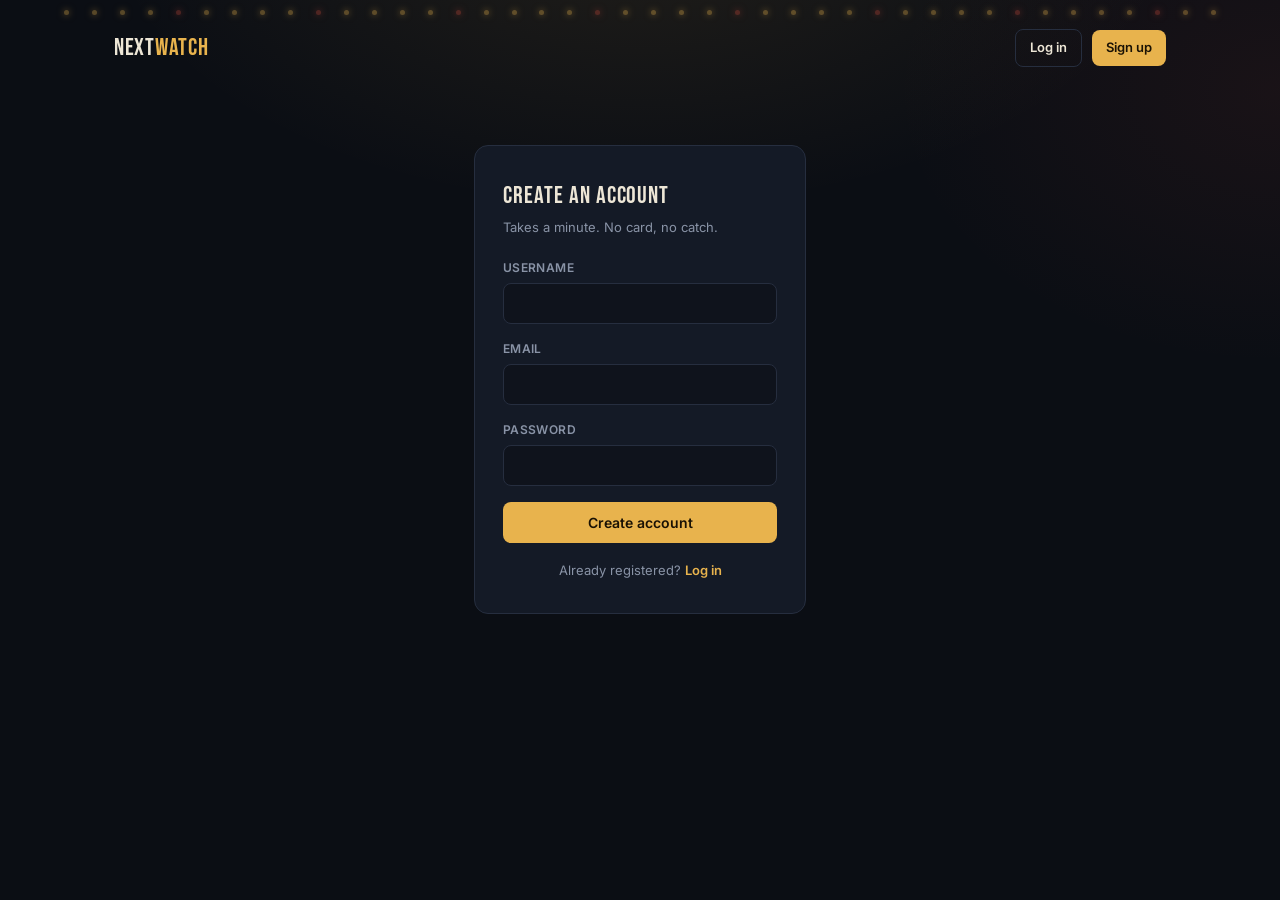
<file: demo/nextwatch_demo/register.html>
<!DOCTYPE html>
<html lang="en">
<head>
<meta charset="UTF-8">
<meta name="viewport" content="width=device-width, initial-scale=1">
<title>Create an account — NextWatch</title>
<link rel="stylesheet" href="css/style.css">
</head>
<body>

<div id="nav"></div>

<main class="page narrow">
  <div class="auth-card" style="margin-top:24px;">
    <h2>Create an account</h2>
    <p class="sub">Takes a minute. No card, no catch.</p>
    <div class="msg" id="regMsg"></div>
    <form id="regForm">
      <div class="field">
        <label for="regUsername">Username</label>
        <input type="text" id="regUsername" autocomplete="username" required>
      </div>
      <div class="field">
        <label for="regEmail">Email</label>
        <input type="text" id="regEmail" autocomplete="email" required>
      </div>
      <div class="field">
        <label for="regPassword">Password</label>
        <input type="password" id="regPassword" autocomplete="new-password" required>
      </div>
      <button type="submit" class="btn block" id="regBtn">Create account</button>
    </form>
    <div class="auth-switch">Already registered? <a href="index.html">Log in</a></div>
  </div>
</main>

<script src="js/api.js"></script>
<script src="js/nav.js"></script>
<script>
renderNav();
if (NW.isAuthed()) window.location.href = 'browse.html';

const form = document.getElementById('regForm');
const msg = document.getElementById('regMsg');
const btn = document.getElementById('regBtn');

form.addEventListener('submit', async (e) => {
  e.preventDefault();
  hideMsg(msg);
  const username = document.getElementById('regUsername').value.trim();
  const email = document.getElementById('regEmail').value.trim();
  const password = document.getElementById('regPassword').value;
  if (!username || !email || !password) return;

  btn.disabled = true;
  btn.innerHTML = '<span class="spinner"></span> Creating…';
  try {
    await NW.register(username, email, password);
    showMsg(msg, 'Account created — log in to continue.', 'success');
    setTimeout(() => {
      window.location.href = 'index.html?u=' + encodeURIComponent(username);
    }, 900);
  } catch (err) {
    showMsg(msg, err.message || 'Could not create account.', 'error');
    btn.disabled = false;
    btn.textContent = 'Create account';
  }
});
</script>
</body>
</html>
</file>
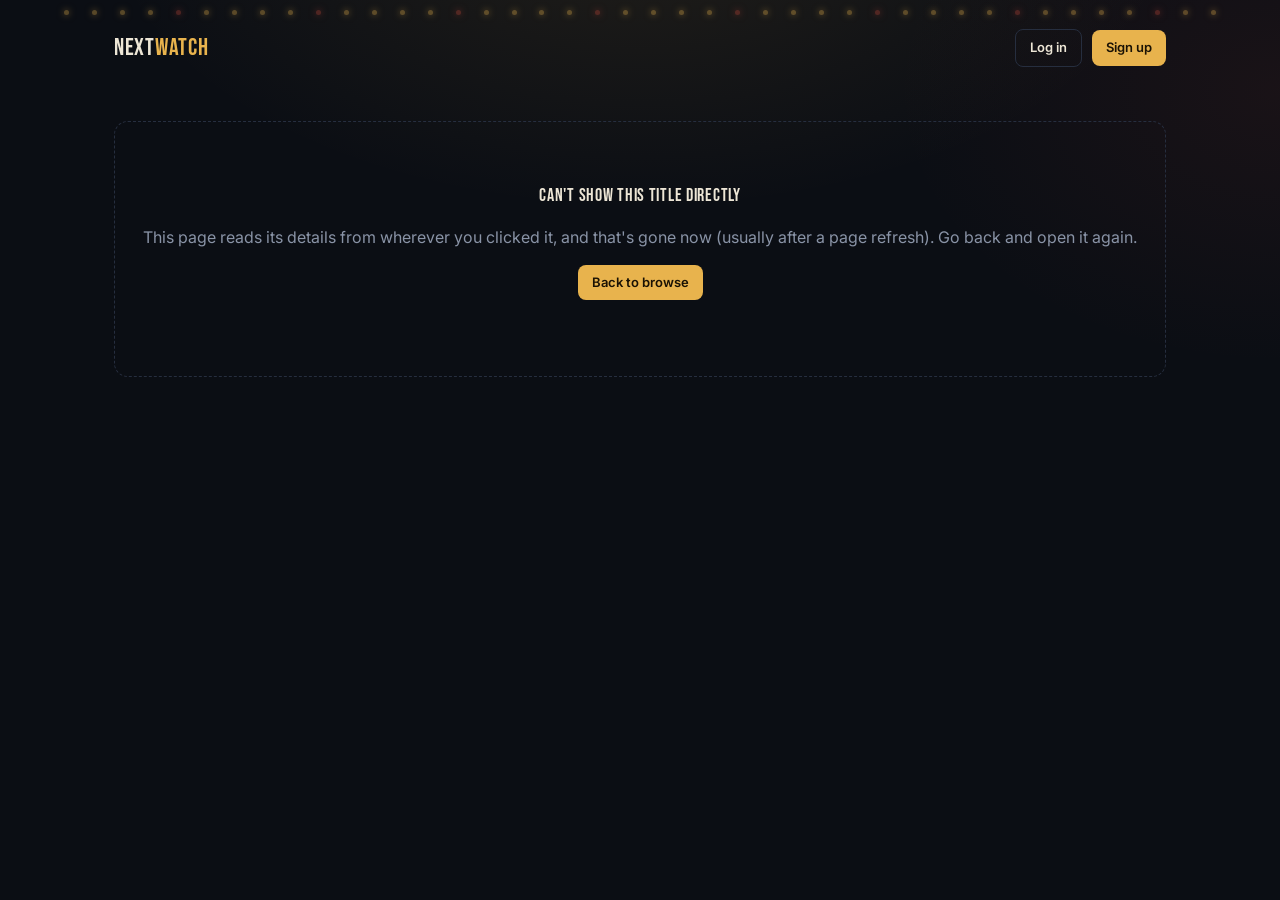
<file: demo/nextwatch_demo/title.html>
<!DOCTYPE html>
<html lang="en">
<head>
<meta charset="UTF-8">
<meta name="viewport" content="width=device-width, initial-scale=1">
<title>Title — NextWatch</title>
<link rel="stylesheet" href="css/style.css">
</head>
<body>

<div id="nav"></div>

<main class="page">
  <div id="titleContent">
    <div class="empty"><span class="spinner"></span></div>
  </div>
</main>

<script src="js/api.js"></script>
<script src="js/tmdb.js"></script>
<script src="js/nav.js"></script>
<script>
renderNav('browse');

const params = new URLSearchParams(window.location.search);
const localId = params.get('id');
const tmdbId = params.get('tmdb');
const tmdbMedia = params.get('media') || 'movie';
const host = document.getElementById('titleContent');
const labels = ['', 'Bad', 'Not for me', "It's okay", 'Liked it', 'Loved it'];
let selectedRating = null;

function notFound() {
  host.innerHTML = `
    <div class="empty">
      <h3>Can't show this title directly</h3>
      <p>This page reads its details from wherever you clicked it, and that's gone now (usually after a page refresh). Go back and open it again.</p>
      <p style="margin-top:16px;"><a class="btn small" href="browse.html">Back to browse</a></p>
    </div>`;
}

function render(item, opts = {}) {
  const title = extractTitleName(item) || item.title || item.name || 'Untitled';
  const badge = mediaBadge(extractMediaType(item) || item.media_type);
  const year = extractYear(item);
  const overview = extractOverview(item);
  const posterSrc = extractPoster(item);

  host.innerHTML = `
    <div class="detail">
      ${posterSrc
        ? `<img src="${posterSrc}" alt="${escapeHtml(title)} poster" class="detail-poster"
             onerror="this.replaceWith(Object.assign(document.createElement('div'),{className:'detail-poster poster-ph', innerHTML:'&#127909;'}))">`
        : `<div class="detail-poster poster-ph">&#127909;</div>`
      }
      <div class="detail-info">
        ${badge ? `<span class="badge">${badge}</span>` : ''}
        <h1>${escapeHtml(title)}</h1>
        <div class="detail-year">${year || 'Release date unknown'}</div>
        ${overview ? `<p class="detail-overview">${escapeHtml(overview)}</p>` : `<p class="detail-overview">No synopsis available for this one yet.</p>`}

        <div class="rate-card">
          <h3 style="margin-bottom:12px;">Rate this ${badge === 'TV' ? 'show' : 'movie'}</h3>
          <div class="rating-picker" id="ratingPicker">
            ${labels.slice(1).map((l, i) => `<div class="rating-pill" data-val="${i + 1}" onclick="pickRating(${i + 1})">
                <span class="num">${i + 1}</span>${l}
              </div>`).join('')}
          </div>
          <div class="field">
            <label for="reviewText">Review (optional)</label>
            <textarea id="reviewText" placeholder="What stood out?"></textarea>
          </div>
          <button class="btn" id="saveBtn">Save rating</button>
          <div class="msg" id="rateMsg"></div>
        </div>
      </div>
    </div>`;

  document.getElementById('saveBtn').addEventListener('click', () => {
    if (opts.localId != null) submitReview(opts.localId);
    else submitReviewViaSync(title);
  });
}

function pickRating(val) {
  selectedRating = val;
  document.querySelectorAll('#ratingPicker .rating-pill').forEach(pill => {
    pill.classList.toggle('selected', Number(pill.dataset.val) === val);
  });
}

async function submitReview(id) {
  const msg = document.getElementById('rateMsg');
  hideMsg(msg);
  if (!NW.isAuthed()) {
    showMsg(msg, 'Log in to save a rating.', 'error');
    return;
  }
  if (!selectedRating) {
    showMsg(msg, 'Pick a rating from 1–5 first.', 'error');
    return;
  }
  const text = document.getElementById('reviewText').value;
  const btn = document.getElementById('saveBtn');
  btn.disabled = true;
  try {
    await NW.createReview(id, selectedRating, text);
    showMsg(msg, 'Saved — find it anytime in My Ratings.', 'success');
  } catch (err) {
    showMsg(msg, err.message || 'Could not save rating.', 'error');
  } finally {
    btn.disabled = false;
  }
}

// TMDB-sourced titles don't have a local id yet — resolve one through the
// backend's own search endpoint (which syncs TMDB results into the local
// DB) by matching on title text, then rate as usual.
async function submitReviewViaSync(title) {
  const msg = document.getElementById('rateMsg');
  hideMsg(msg);
  if (!NW.isAuthed()) {
    showMsg(msg, 'Log in to save a rating.', 'error');
    return;
  }
  if (!selectedRating) {
    showMsg(msg, 'Pick a rating from 1–5 first.', 'error');
    return;
  }
  const btn = document.getElementById('saveBtn');
  btn.disabled = true;
  btn.innerHTML = '<span class="spinner"></span> Matching to your library…';
  try {
    const data = await NW.searchTitles(title);
    const items = Array.isArray(data) ? data : (data && data.results) || [];
    const match = items.find(it => (extractTitleName(it) || it.title || '').toLowerCase() === title.toLowerCase()) || items[0];
    if (!match) throw new Error("Couldn't match this to a title in your library yet — try again in a moment.");
    await submitReview(match.id);
  } catch (err) {
    showMsg(msg, err.message || 'Could not save rating.', 'error');
    btn.disabled = false;
    btn.textContent = 'Save rating';
  }
}

if (localId) {
  const cached = readCachedTitle(localId);
  if (cached) render(cached, { localId });
  else notFound();
} else if (tmdbId) {
  const cacheKey = 'nw_tmdb_' + tmdbMedia + '_' + tmdbId;
  let cached = null;
  try { cached = JSON.parse(sessionStorage.getItem(cacheKey) || 'null'); } catch (e) {}
  if (cached) {
    render(cached, {});
  } else if (TMDB.hasKey()) {
    TMDB.getDetails(tmdbMedia, tmdbId).then(d => render(TMDB.normalize(d, tmdbMedia), {})).catch(notFound);
  } else {
    notFound();
  }
} else {
  notFound();
}
</script>
</body>
</html>
</file>
<file: style.css>
/* =========================================================
   TOKENS
   ========================================================= */
:root {
  --bg:        #14171C;
  --bg-raised: #1B1F26;
  --bg-inset:  #101317;
  --border:    #2A2F38;
  --border-soft: #21252D;

  --text:      #E7E5E0;
  --text-dim:  #9298A3;
  --text-faint:#5C616C;

  --teal:      #4FA8A0;
  --teal-dim:  #3A7D77;
  --teal-rgb:  79, 168, 160;
  --amber:     #D9A441;
  --amber-rgb: 217, 164, 65;

  --danger:    #C2695A;
  --on-accent: #0E1215;
  --topbar-bg: rgba(20, 23, 28, 0.92);

  --font-mono: 'JetBrains Mono', ui-monospace, 'SF Mono', Consolas, monospace;
  --font-sans: 'Inter', -apple-system, BlinkMacSystemFont, sans-serif;

  --wrap: 880px;
  --radius: 3px;
}

:root[data-theme="light"] {
  --bg:        #F1F2EF;
  --bg-raised: #E7E9E4;
  --bg-inset:  #FFFFFF;
  --border:    #D3D6CF;
  --border-soft: #DCDFD8;

  --text:      #191C19;
  --text-dim:  #565B52;
  --text-faint:#888D82;

  --teal:      #227A72;
  --teal-dim:  #1B5F59;
  --teal-rgb:  34, 122, 114;
  --amber:     #A66E19;
  --amber-rgb: 166, 110, 25;

  --danger:    #A8493A;
  --on-accent: #F5F6F2;
  --topbar-bg: rgba(241, 242, 239, 0.88);
}

* { box-sizing: border-box; }
html { scroll-behavior: smooth; }
html, body { transition: background-color 0.2s ease, color 0.2s ease; }

@media (prefers-reduced-motion: reduce) {
  html { scroll-behavior: auto; }
  * { animation-duration: 0.001ms !important; animation-iteration-count: 1 !important; transition-duration: 0.001ms !important; }
}

body {
  margin: 0;
  background: var(--bg);
  color: var(--text);
  font-family: var(--font-sans);
  line-height: 1.6;
  -webkit-font-smoothing: antialiased;
}

.wrap {
  max-width: var(--wrap);
  margin: 0 auto;
  padding: 0 24px;
}

a { color: inherit; text-decoration: none; }

::selection { background: var(--teal-dim); color: #fff; }

/* =========================================================
   TOPBAR / NAV
   ========================================================= */
.topbar {
  position: sticky;
  top: 0;
  z-index: 50;
  background: var(--topbar-bg);
  backdrop-filter: blur(6px);
  border-bottom: 1px solid var(--border-soft);
}

.topbar__inner {
  display: flex;
  align-items: center;
  justify-content: space-between;
  height: 56px;
}

.path {
  font-family: var(--font-mono);
  font-size: 13px;
  font-weight: 500;
  white-space: nowrap;
}
.path__user { color: var(--teal); }
.path__sep, .path__dollar { color: var(--text-faint); }
.path__tilde { color: var(--text-dim); }
.path__dollar { margin-left: 2px; }

.topbar__group {
  display: flex;
  align-items: center;
  gap: 20px;
}

.navlinks {
  display: flex;
  align-items: center;
  gap: 22px;
  font-family: var(--font-mono);
  font-size: 13px;
}

.navlinks a {
  color: var(--text-dim);
  transition: color 0.15s ease;
}
.navlinks a:hover { color: var(--text); }

.route-verb {
  color: var(--teal-dim);
  font-weight: 600;
  margin-right: 6px;
  font-size: 11px;
}
.route-verb--post { color: var(--amber); }

.navlinks__cta {
  border: 1px solid var(--border);
  padding: 6px 12px;
  border-radius: var(--radius);
  color: var(--text) !important;
}
.navlinks__cta:hover { border-color: var(--teal-dim); }

.menu-toggle {
  display: none;
  flex-direction: column;
  justify-content: center;
  gap: 5px;
  width: 32px;
  height: 32px;
  background: none;
  border: none;
  cursor: pointer;
  padding: 0;
}
.menu-toggle span {
  display: block;
  height: 2px;
  background: var(--text);
  border-radius: 1px;
}

.theme-toggle {
  display: flex;
  align-items: center;
  justify-content: center;
  width: 32px;
  height: 32px;
  border: 1px solid var(--border);
  border-radius: var(--radius);
  background: none;
  color: var(--text-dim);
  cursor: pointer;
  transition: border-color 0.15s ease, color 0.15s ease;
}
.theme-toggle:hover {
  border-color: var(--teal-dim);
  color: var(--text);
}
.theme-toggle .icon { display: none; }
:root[data-theme="dark"] .theme-toggle .icon--sun { display: block; }
:root[data-theme="light"] .theme-toggle .icon--moon { display: block; }

/* =========================================================
   HERO
   ========================================================= */
.hero {
  padding: 88px 0 64px;
  border-bottom: 1px solid var(--border-soft);
}

.request-line {
  font-family: var(--font-mono);
  font-size: 13px;
  display: flex;
  align-items: center;
  gap: 10px;
  margin-bottom: 24px;
  color: var(--text-dim);
}

.method {
  font-weight: 700;
  padding: 2px 8px;
  border-radius: var(--radius);
  font-size: 11px;
  letter-spacing: 0.03em;
}
.method--get { background: rgba(var(--teal-rgb), 0.14); color: var(--teal); }
.method--post { background: rgba(var(--amber-rgb), 0.14); color: var(--amber); }

.route { color: var(--text); }
.proto { color: var(--text-faint); }

.hero__name {
  font-family: var(--font-sans);
  font-size: clamp(40px, 7vw, 64px);
  font-weight: 800;
  letter-spacing: -0.02em;
  margin: 0 0 6px;
}

.hero__handle {
  font-family: var(--font-mono);
  color: var(--text-dim);
  font-size: 14px;
  margin: 0 0 36px;
}

.response {
  background: var(--bg-inset);
  border: 1px solid var(--border);
  border-radius: 6px;
  overflow: hidden;
}

.response__status {
  display: flex;
  align-items: center;
  gap: 10px;
  padding: 12px 18px;
  border-bottom: 1px solid var(--border-soft);
  font-family: var(--font-mono);
  font-size: 12px;
}

.dot {
  width: 8px; height: 8px;
  border-radius: 50%;
  display: inline-block;
}
.dot--ok { background: var(--teal); }

.status-code { color: var(--teal); font-weight: 700; }
.response__meta { color: var(--text-faint); margin-left: auto; }

.response__body {
  margin: 0;
  padding: 20px 18px 24px;
  font-family: var(--font-mono);
  font-size: 13.5px;
  line-height: 1.85;
  overflow-x: auto;
  color: var(--text-dim);
}
.tok-brace { color: var(--text-faint); }
.tok-key { color: var(--amber); }
.tok-str { color: var(--text); }

.cursor {
  color: var(--teal);
  animation: blink 1.1s steps(1) infinite;
}
@keyframes blink { 50% { opacity: 0; } }

.hero__actions {
  display: flex;
  gap: 12px;
  margin-top: 32px;
  flex-wrap: wrap;
}

.btn {
  font-family: var(--font-sans);
  font-weight: 600;
  font-size: 14px;
  padding: 11px 20px;
  border-radius: var(--radius);
  border: 1px solid transparent;
  transition: transform 0.12s ease, border-color 0.15s ease, background 0.15s ease;
  display: inline-block;
}
.btn--primary {
  background: var(--teal);
  color: var(--on-accent);
}
.btn--primary:hover { background: var(--teal-dim); }
.btn--ghost {
  border-color: var(--border);
  color: var(--text);
}
.btn--ghost:hover { border-color: var(--teal-dim); }

/* =========================================================
   SECTIONS (shared)
   ========================================================= */
.section {
  padding: 72px 0;
  border-bottom: 1px solid var(--border-soft);
}
.section--alt { background: var(--bg-raised); }

.section__route {
  font-family: var(--font-mono);
  font-size: 12px;
  color: var(--teal-dim);
  margin: 0 0 10px;
  display: flex;
  align-items: center;
  gap: 8px;
}

.status-chip {
  font-family: var(--font-mono);
  font-size: 10px;
  background: rgba(var(--teal-rgb), 0.14);
  color: var(--teal);
  padding: 1px 6px;
  border-radius: 3px;
}
.status-chip--post { background: rgba(var(--amber-rgb), 0.14); color: var(--amber); }

.section__title {
  font-size: clamp(26px, 4vw, 34px);
  font-weight: 800;
  margin: 0 0 28px;
  letter-spacing: -0.01em;
}

.section__lede {
  color: var(--text-dim);
  margin: -16px 0 32px;
  font-size: 15px;
}

/* =========================================================
   ABOUT
   ========================================================= */
.about__grid {
  display: grid;
  grid-template-columns: 1fr 1fr;
  gap: 28px;
  margin-bottom: 40px;
}
.about__text {
  color: var(--text-dim);
  font-size: 15.5px;
  margin: 0;
}

.factrow {
  display: grid;
  grid-template-columns: repeat(3, 1fr);
  gap: 24px;
  margin: 0;
  padding-top: 28px;
  border-top: 1px solid var(--border-soft);
}
.factrow dt {
  font-family: var(--font-mono);
  font-size: 11px;
  color: var(--text-faint);
  text-transform: uppercase;
  letter-spacing: 0.06em;
  margin-bottom: 6px;
}
.factrow dd {
  margin: 0;
  font-size: 14px;
  color: var(--text);
}

/* =========================================================
   SKILLS
   ========================================================= */
.skillgroups {
  display: grid;
  grid-template-columns: 1fr 1fr;
  gap: 36px 48px;
}

.skillgroup h3 {
  font-size: 14px;
  font-weight: 700;
  margin: 0 0 14px;
  display: flex;
  align-items: baseline;
  gap: 10px;
}

.skillgroup__index {
  font-family: var(--font-mono);
  color: var(--text-faint);
  font-size: 12px;
  font-weight: 500;
}

.taglist {
  list-style: none;
  margin: 0;
  padding: 0;
  display: flex;
  flex-wrap: wrap;
  gap: 8px;
}
.taglist li {
  font-family: var(--font-mono);
  font-size: 12.5px;
  color: var(--text-dim);
  border: 1px solid var(--border);
  padding: 5px 10px;
  border-radius: var(--radius);
  transition: border-color 0.15s ease, color 0.15s ease;
}
.taglist li:hover {
  border-color: var(--teal-dim);
  color: var(--text);
}

/* =========================================================
   PROJECTS
   ========================================================= */
.endpoints {
  display: flex;
  flex-direction: column;
  gap: 1px;
  background: var(--border-soft);
  border: 1px solid var(--border-soft);
  border-radius: 6px;
  overflow: hidden;
}

.endpoint {
  background: var(--bg);
  padding: 26px 24px;
  transition: background 0.15s ease;
}
.endpoint:hover { background: var(--bg-raised); }

.endpoint__head {
  display: flex;
  align-items: center;
  gap: 12px;
  margin-bottom: 12px;
  flex-wrap: wrap;
}

.tag-role {
  font-family: var(--font-mono);
  font-size: 10.5px;
  color: var(--text-faint);
  border: 1px solid var(--border);
  padding: 1px 8px;
  border-radius: 10px;
  margin-left: auto;
}
.tag-role--wip { color: var(--amber); border-color: rgba(var(--amber-rgb), 0.35); }

.endpoint__title {
  font-size: 19px;
  font-weight: 700;
  margin: 0 0 8px;
}

.endpoint__desc {
  color: var(--text-dim);
  font-size: 14.5px;
  margin: 0 0 16px;
  max-width: 640px;
}

.stack {
  list-style: none;
  display: flex;
  flex-wrap: wrap;
  gap: 8px;
  margin: 0 0 16px;
  padding: 0;
}
.stack li {
  font-family: var(--font-mono);
  font-size: 11.5px;
  color: var(--teal);
  background: rgba(var(--teal-rgb), 0.10);
  padding: 3px 9px;
  border-radius: 3px;
}

.endpoint__link, .endpoint__linkrow a {
  font-family: var(--font-mono);
  font-size: 13px;
  color: var(--text);
  border-bottom: 1px solid var(--border);
  padding-bottom: 1px;
  transition: color 0.15s ease, border-color 0.15s ease;
}
.endpoint__link:hover, .endpoint__linkrow a:hover {
  color: var(--teal);
  border-color: var(--teal-dim);
}
.endpoint__linkrow {
  display: flex;
  gap: 24px;
  flex-wrap: wrap;
}

/* =========================================================
   CREDENTIALS
   ========================================================= */
.credentials {
  display: flex;
  flex-direction: column;
  gap: 22px;
}
.credential {
  display: flex;
  gap: 20px;
  align-items: flex-start;
  padding-bottom: 22px;
  border-bottom: 1px solid var(--border-soft);
}
.credential:last-child { border-bottom: none; padding-bottom: 0; }

.credential__badge {
  flex-shrink: 0;
  width: 92px;
  font-family: var(--font-mono);
  font-size: 11px;
  color: var(--amber);
  border: 1px solid rgba(var(--amber-rgb), 0.35);
  padding: 4px 8px;
  border-radius: var(--radius);
  text-align: center;
}

.credential p {
  margin: 0;
  color: var(--text-dim);
  font-size: 14.5px;
}
.credential p strong { color: var(--text); }
.credential p em { color: var(--text); font-style: normal; }

/* =========================================================
   CONTACT
   ========================================================= */
.contact { border-bottom: none; }

.contact__lede {
  color: var(--text-dim);
  margin: -16px 0 32px;
  font-size: 15px;
}

.contact__grid {
  display: grid;
  grid-template-columns: repeat(3, 1fr);
  gap: 1px;
  background: var(--border-soft);
  border: 1px solid var(--border-soft);
  border-radius: 6px;
  overflow: hidden;
}

.contact__item {
  background: var(--bg);
  padding: 22px 20px;
  display: flex;
  flex-direction: column;
  gap: 8px;
  transition: background 0.15s ease;
}
.contact__item:not(.contact__item--static):hover { background: var(--bg-raised); }

.contact__label {
  font-family: var(--font-mono);
  font-size: 11px;
  color: var(--text-faint);
  text-transform: uppercase;
  letter-spacing: 0.06em;
}
.contact__value {
  font-size: 14.5px;
  color: var(--text);
  word-break: break-word;
}

/* =========================================================
   FOOTER
   ========================================================= */
.footer {
  padding: 28px 0 48px;
}
.footer__inner {
  display: flex;
  justify-content: space-between;
  align-items: center;
  font-family: var(--font-mono);
  font-size: 12px;
  color: var(--text-faint);
  flex-wrap: wrap;
  gap: 12px;
}
.footer__status {
  display: flex;
  align-items: center;
  gap: 8px;
}

/* =========================================================
   RESPONSIVE
   ========================================================= */
@media (max-width: 760px) {
  .about__grid { grid-template-columns: 1fr; }
  .skillgroups { grid-template-columns: 1fr; }
  .factrow { grid-template-columns: 1fr; gap: 16px; }
  .contact__grid { grid-template-columns: 1fr; }

  .menu-toggle { display: flex; }
  .topbar__group { position: static; }
  .navlinks {
    position: absolute;
    top: 56px;
    left: 0;
    right: 0;
    background: var(--bg);
    border-bottom: 1px solid var(--border-soft);
    flex-direction: column;
    align-items: flex-start;
    gap: 0;
    max-height: 0;
    overflow: hidden;
    transition: max-height 0.2s ease;
  }
  .navlinks.open { max-height: 320px; }
  .navlinks a {
    width: 100%;
    padding: 14px 24px;
    border-bottom: 1px solid var(--border-soft);
  }
  .navlinks__cta { border-radius: 0; border-left: none; border-right: none; }
}

@media (max-width: 480px) {
  .response__body { font-size: 12px; }
  .hero { padding: 64px 0 48px; }
}

/* Keyboard focus visibility */
a:focus-visible, button:focus-visible {
  outline: 2px solid var(--teal);
  outline-offset: 2px;
}
</file>
<file: demo/nextwatch_demo/css/style.css>
@import url('https://fonts.googleapis.com/css2?family=Bebas+Neue&family=Inter:wght@400;500;600;700&family=JetBrains+Mono:wght@400;500&display=swap');

:root {
  --bg: #0b0e14;
  --bg-soft: #0f131c;
  --panel: #141a26;
  --panel-2: #182030;
  --border: #262e3f;
  --gold: #e8b34d;
  --gold-dim: #9c7a38;
  --crimson: #c4483a;
  --crimson-dim: #7a2f27;
  --cream: #ede6d6;
  --dim: #8993a6;
  --ok: #5fbf8a;
  --radius: 14px;
  --radius-sm: 8px;
  --display: 'Bebas Neue', 'Arial Narrow', sans-serif;
  --body: 'Inter', -apple-system, 'Segoe UI', sans-serif;
  --mono: 'JetBrains Mono', 'SF Mono', Consolas, monospace;
}

* { box-sizing: border-box; }

html { scroll-behavior: smooth; }

body {
  margin: 0;
  min-height: 100vh;
  background:
    radial-gradient(ellipse 900px 500px at 50% -10%, rgba(232,179,77,.10), transparent 60%),
    radial-gradient(ellipse 700px 500px at 100% 10%, rgba(196,72,58,.08), transparent 55%),
    var(--bg);
  color: var(--cream);
  font-family: var(--body);
  line-height: 1.5;
  -webkit-font-smoothing: antialiased;
}

a { color: inherit; }

h1, h2, h3 { font-family: var(--display); letter-spacing: .02em; font-weight: 400; margin: 0; }
h1 { font-size: clamp(38px, 6vw, 64px); line-height: 1.02; }
h2 { font-size: 24px; letter-spacing: .04em; }
h3 { font-size: 18px; letter-spacing: .04em; color: var(--gold); }

p { color: var(--dim); }

.eyebrow {
  font-family: var(--mono);
  font-size: 11px;
  text-transform: uppercase;
  letter-spacing: .18em;
  color: var(--gold-dim);
  margin: 0 0 8px;
}

/* ---------- marquee bulb strip (signature element) ---------- */
.marquee-bulbs {
  display: flex;
  justify-content: space-between;
  padding: 10px 5vw 0;
  gap: 3px;
}
.marquee-bulbs span {
  width: 5px;
  height: 5px;
  border-radius: 50%;
  background: var(--gold);
  box-shadow: 0 0 6px 1px rgba(232,179,77,.7);
  opacity: .35;
  animation: bulb-twinkle 3.6s ease-in-out infinite;
}
.marquee-bulbs span:nth-child(3n) { animation-delay: .4s; }
.marquee-bulbs span:nth-child(5n) { animation-delay: .9s; background: var(--crimson); box-shadow: 0 0 6px 1px rgba(196,72,58,.7); }
.marquee-bulbs span:nth-child(7n) { animation-delay: 1.5s; }
@keyframes bulb-twinkle {
  0%, 100% { opacity: .3; }
  50% { opacity: 1; }
}
@media (prefers-reduced-motion: reduce) {
  .marquee-bulbs span { animation: none; opacity: .75; }
}

/* ---------- top nav ---------- */
.topnav {
  display: flex;
  align-items: center;
  gap: 28px;
  padding: 14px 5vw;
  max-width: 1180px;
  margin: 0 auto;
}
.brand {
  font-family: var(--display);
  font-size: 24px;
  letter-spacing: .03em;
  text-decoration: none;
  color: var(--cream);
  white-space: nowrap;
}
.brand span { color: var(--gold); }
.nav-links { display: flex; gap: 4px; flex: 1; }
.nav-links a {
  text-decoration: none;
  color: var(--dim);
  font-size: 13px;
  font-weight: 600;
  letter-spacing: .03em;
  padding: 8px 12px;
  border-radius: 999px;
  transition: background .15s, color .15s;
}
.nav-links a:hover { color: var(--cream); background: rgba(255,255,255,.04); }
.nav-links a.active { color: var(--bg); background: var(--gold); }
.nav-right { display: flex; align-items: center; gap: 10px; }
.nav-user { font-family: var(--mono); font-size: 12px; color: var(--dim); }

/* ---------- buttons ---------- */
.btn {
  display: inline-flex;
  align-items: center;
  justify-content: center;
  gap: 6px;
  border: none;
  cursor: pointer;
  font-family: var(--body);
  font-weight: 600;
  font-size: 14px;
  padding: 12px 20px;
  border-radius: var(--radius-sm);
  background: var(--gold);
  color: #1a1204;
  text-decoration: none;
  transition: transform .1s ease, opacity .15s ease, background .15s ease;
}
.btn:hover { opacity: .9; }
.btn:active { transform: translateY(1px); }
.btn.ghost { background: transparent; border: 1px solid var(--border); color: var(--cream); }
.btn.ghost:hover { background: rgba(255,255,255,.05); }
.btn.danger { background: var(--crimson); color: #fff0ee; }
.btn.small { padding: 8px 14px; font-size: 13px; }
.btn.block { width: 100%; }
.btn[disabled] { opacity: .5; cursor: not-allowed; }

/* ---------- layout shells ---------- */
.page {
  max-width: 1180px;
  margin: 0 auto;
  padding: 40px 5vw 80px;
}
.page.narrow { max-width: 460px; }

/* ---------- hero (index) ---------- */
.hero {
  padding: 60px 0 40px;
  text-align: center;
}
.hero h1 { margin-bottom: 16px; }
.hero h1 span { color: var(--gold); }
.hero .tagline {
  font-size: 17px;
  max-width: 480px;
  margin: 0 auto;
}

/* ---------- steps (real 3-step process) ---------- */
.steps {
  display: grid;
  grid-template-columns: repeat(3, 1fr);
  gap: 18px;
  margin: 48px 0;
}
.step {
  background: var(--panel);
  border: 1px solid var(--border);
  border-radius: var(--radius);
  padding: 20px 18px;
  position: relative;
}
.step .num {
  font-family: var(--display);
  font-size: 34px;
  color: var(--gold-dim);
  display: block;
  margin-bottom: 6px;
}
.step h3 { color: var(--cream); font-size: 15px; margin-bottom: 6px; }
.step p { font-size: 13px; margin: 0; }

/* ---------- auth cards ---------- */
.auth-card {
  background: var(--panel);
  border: 1px solid var(--border);
  border-radius: var(--radius);
  padding: 32px 28px;
  margin: 24px auto 0;
}
.auth-card h2 { margin-bottom: 4px; }
.auth-card .sub { font-size: 13px; margin: 0 0 22px; }
.auth-switch { text-align: center; margin-top: 18px; font-size: 13px; color: var(--dim); }
.auth-switch a { color: var(--gold); text-decoration: none; font-weight: 600; }

/* ---------- fields ---------- */
.field { margin-bottom: 16px; }
.field label {
  display: block;
  font-size: 12px;
  font-weight: 600;
  letter-spacing: .03em;
  color: var(--dim);
  margin-bottom: 6px;
  text-transform: uppercase;
}
.field input, .field textarea {
  width: 100%;
  background: var(--bg-soft);
  border: 1px solid var(--border);
  color: var(--cream);
  padding: 11px 13px;
  border-radius: var(--radius-sm);
  font-family: var(--body);
  font-size: 14px;
}
.field input:focus, .field textarea:focus, button:focus-visible, a:focus-visible {
  outline: 2px solid var(--gold);
  outline-offset: 2px;
}
.field textarea { resize: vertical; min-height: 80px; }

/* ---------- messages ---------- */
.msg { border-radius: var(--radius-sm); padding: 11px 14px; font-size: 13px; margin-bottom: 16px; display: none; }
.msg.show { display: block; }
.msg.error { background: rgba(196,72,58,.12); border: 1px solid var(--crimson-dim); color: #ffb3ab; }
.msg.success { background: rgba(95,191,138,.12); border: 1px solid var(--ok); color: var(--ok); }

/* ---------- search ---------- */
.search-bar { display: flex; gap: 10px; margin-bottom: 8px; }
.search-bar input { flex: 1; }
.search-bar .field { flex: 1; margin-bottom: 0; }

/* ---------- ticket card (signature component) ---------- */
.ticket {
  display: flex;
  background: var(--panel);
  border: 1px solid var(--border);
  border-radius: var(--radius);
  overflow: hidden;
  margin-bottom: 14px;
}
.ticket-poster {
  width: 92px;
  flex-shrink: 0;
  background: var(--panel-2);
  border-right: 2px dashed var(--border);
  position: relative;
  overflow: hidden;
}
.ticket-poster img, .ticket-poster.poster-ph {
  width: 100%;
  height: 100%;
  object-fit: cover;
  display: block;
}
.ticket-poster.poster-ph {
  display: flex;
  align-items: center;
  justify-content: center;
  font-size: 26px;
  color: var(--gold-dim);
  background:
    repeating-linear-gradient(135deg, rgba(232,179,77,.05) 0 8px, transparent 8px 16px),
    var(--panel-2);
}
.ticket-poster::before, .ticket-poster::after {
  content: '';
  position: absolute;
  width: 16px; height: 16px;
  background: var(--bg);
  border-radius: 50%;
  right: -9px;
  z-index: 2;
}
.ticket-poster::before { top: -9px; }
.ticket-poster::after { bottom: -9px; }
.ticket-body { flex: 1; padding: 16px 20px; min-width: 0; }
.ticket-top { display: flex; align-items: flex-start; justify-content: space-between; gap: 10px; margin-bottom: 6px; }
.ticket-title {
  font-size: 16px;
  font-weight: 700;
  text-decoration: none;
  color: var(--cream);
  cursor: pointer;
}
.ticket-title:hover { color: var(--gold); }
.badge {
  font-family: var(--mono);
  font-size: 10px;
  letter-spacing: .06em;
  text-transform: uppercase;
  color: var(--gold);
  border: 1px solid var(--gold-dim);
  border-radius: 999px;
  padding: 3px 8px;
  white-space: nowrap;
}
.ticket-meta { font-size: 12px; color: var(--dim); margin-bottom: 10px; }
.ticket-actions { display: flex; gap: 8px; flex-wrap: wrap; }

/* ---------- rating picker ---------- */
.rating-picker { display: flex; gap: 6px; margin: 12px 0; }
.rating-pill {
  flex: 1;
  text-align: center;
  background: var(--bg-soft);
  border: 1px solid var(--border);
  border-radius: var(--radius-sm);
  padding: 10px 4px;
  font-size: 11px;
  color: var(--dim);
  cursor: pointer;
  user-select: none;
  transition: background .12s, border-color .12s, color .12s;
}
.rating-pill .num { display: block; font-family: var(--display); font-size: 20px; color: var(--cream); }
.rating-pill:hover { border-color: var(--gold-dim); }
.rating-pill.selected { background: var(--gold); border-color: var(--gold); color: #1a1204; }
.rating-pill.selected .num { color: #1a1204; }

.inline-panel {
  margin-top: 14px;
  padding-top: 14px;
  border-top: 1px dashed var(--border);
  display: none;
}
.inline-panel.open { display: block; }

/* ---------- title detail page ---------- */
.detail {
  display: grid;
  grid-template-columns: 260px 1fr;
  gap: 32px;
  align-items: start;
}
.detail-poster {
  width: 100%;
  aspect-ratio: 2 / 3;
  border-radius: var(--radius);
  object-fit: cover;
  border: 1px solid var(--border);
  display: block;
}
.detail-poster.poster-ph {
  display: flex;
  align-items: center;
  justify-content: center;
  font-size: 54px;
  color: var(--gold-dim);
  background:
    repeating-linear-gradient(135deg, rgba(232,179,77,.05) 0 10px, transparent 10px 20px),
    var(--panel);
}
.detail-info .badge { margin-bottom: 10px; }
.detail-info h1 { margin-bottom: 4px; }
.detail-year { color: var(--dim); font-family: var(--mono); font-size: 13px; margin-bottom: 18px; }
.detail-overview { max-width: 640px; margin-bottom: 24px; }
.rate-card {
  background: var(--panel);
  border: 1px solid var(--border);
  border-radius: var(--radius);
  padding: 20px;
  max-width: 560px;
}
@media (max-width: 720px) {
  .detail { grid-template-columns: 1fr; }
  .detail-poster { max-width: 220px; margin: 0 auto; }
}

/* ---------- discover (TMDB browse) ---------- */
.discover-head { display: flex; align-items: center; justify-content: space-between; gap: 14px; flex-wrap: wrap; margin-bottom: 14px; }
.segmented { display: inline-flex; border: 1px solid var(--border); border-radius: 999px; padding: 3px; background: var(--panel); }
.segmented button {
  border: none; background: transparent; color: var(--dim); font-size: 13px; font-weight: 600;
  padding: 7px 16px; border-radius: 999px; cursor: pointer; font-family: var(--body);
}
.segmented button.active { background: var(--gold); color: #1a1204; }
.tabbar { display: flex; gap: 6px; flex-wrap: wrap; margin-bottom: 14px; }
.tab-btn {
  border: 1px solid var(--border); background: var(--panel); color: var(--dim);
  font-size: 13px; font-weight: 600; padding: 8px 14px; border-radius: 999px; cursor: pointer; font-family: var(--body);
}
.tab-btn.active { background: var(--crimson); border-color: var(--crimson); color: #fff0ee; }
.chip-row { display: flex; gap: 8px; flex-wrap: wrap; margin-bottom: 22px; }
.chip {
  border: 1px solid var(--border); background: transparent; color: var(--dim);
  font-size: 12px; padding: 6px 12px; border-radius: 999px; cursor: pointer; font-family: var(--body);
}
.chip.active { border-color: var(--gold); color: var(--gold); }

.discover-grid {
  display: grid;
  grid-template-columns: repeat(auto-fill, minmax(140px, 1fr));
  gap: 18px;
  margin-bottom: 14px;
}
.discover-card { text-decoration: none; color: inherit; display: block; }
.discover-poster {
  width: 100%;
  aspect-ratio: 2 / 3;
  border-radius: var(--radius-sm);
  border: 1px solid var(--border);
  object-fit: cover;
  display: block;
  background: var(--panel);
  transition: transform .15s ease, border-color .15s ease;
}
.discover-card:hover .discover-poster { transform: translateY(-3px); border-color: var(--gold-dim); }
.discover-poster.poster-ph {
  display: flex; align-items: center; justify-content: center; font-size: 32px; color: var(--gold-dim);
  background: repeating-linear-gradient(135deg, rgba(232,179,77,.05) 0 8px, transparent 8px 16px), var(--panel);
}
.discover-cap { margin-top: 8px; }
.discover-cap .t { font-size: 13px; font-weight: 600; line-height: 1.25; }
.discover-cap .m { font-size: 11px; color: var(--dim); font-family: var(--mono); display: flex; justify-content: space-between; margin-top: 2px; }
.discover-cap .rate { color: var(--gold); }

.section-divider { display: flex; align-items: center; gap: 14px; margin: 40px 0 20px; }
.section-divider .line { flex: 1; height: 1px; background: var(--border); }
.section-divider span { font-family: var(--display); font-size: 20px; letter-spacing: .04em; color: var(--dim); white-space: nowrap; }

/* ---------- empty state ---------- */
.empty {
  text-align: center;
  padding: 60px 20px;
  border: 1px dashed var(--border);
  border-radius: var(--radius);
  color: var(--dim);
}
.empty h3 { color: var(--cream); margin-bottom: 8px; }

/* ---------- misc ---------- */
.page-head { display: flex; align-items: flex-end; justify-content: space-between; gap: 16px; margin-bottom: 28px; flex-wrap: wrap; }
.page-head p { margin: 6px 0 0; max-width: 520px; }
.spinner {
  width: 16px; height: 16px;
  border: 2px solid rgba(232,179,77,.3);
  border-top-color: var(--gold);
  border-radius: 50%;
  animation: spin .7s linear infinite;
  display: inline-block;
}
@keyframes spin { to { transform: rotate(360deg); } }
@media (prefers-reduced-motion: reduce) { .spinner { animation-duration: 1.4s; } }

.footer-note {
  text-align: center;
  font-size: 12px;
  color: var(--dim);
  margin-top: 40px;
}
.footer-note a { color: var(--gold-dim); }

code.k { font-family: var(--mono); background: var(--bg-soft); padding: 1px 5px; border-radius: 4px; font-size: 12px; }

@media (max-width: 720px) {
  .topnav { flex-wrap: wrap; }
  .nav-links { order: 3; width: 100%; overflow-x: auto; }
  .steps { grid-template-columns: 1fr; }
  .ticket-poster { width: 70px; }
}
</file>
